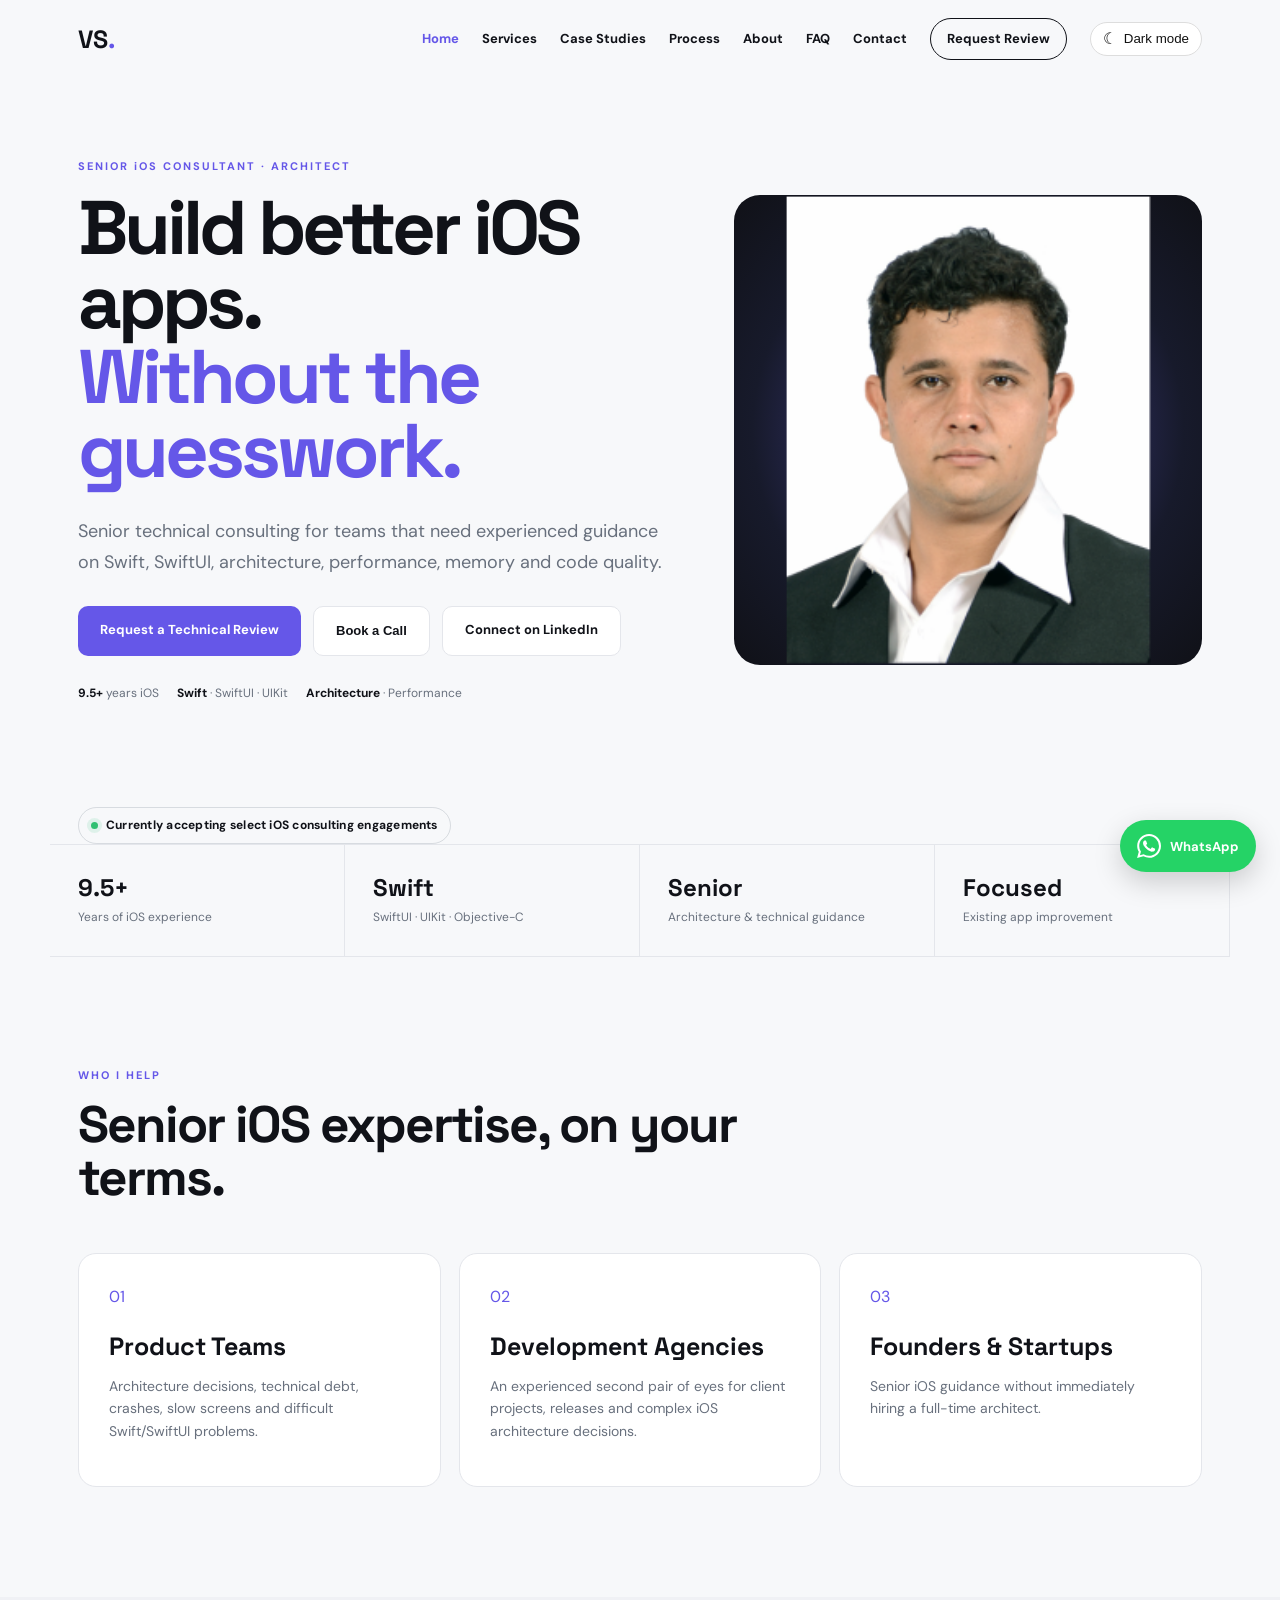
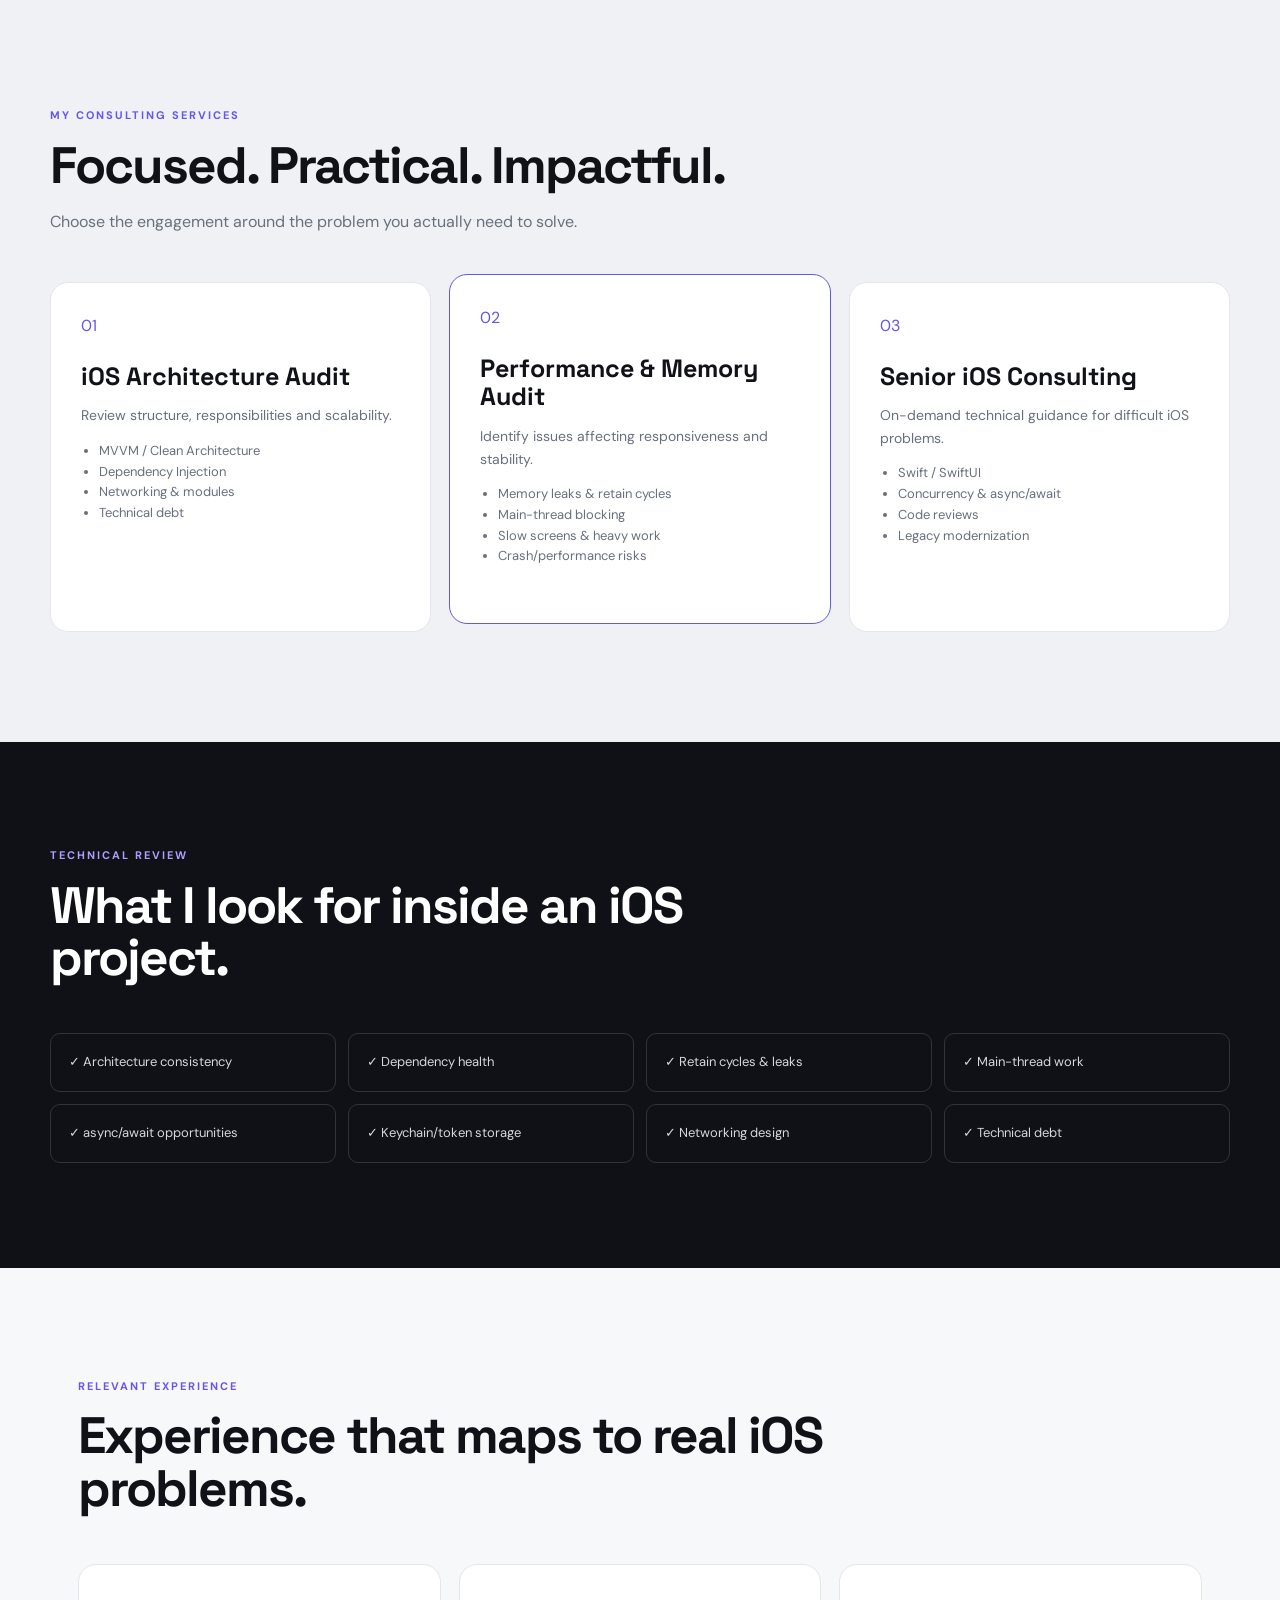
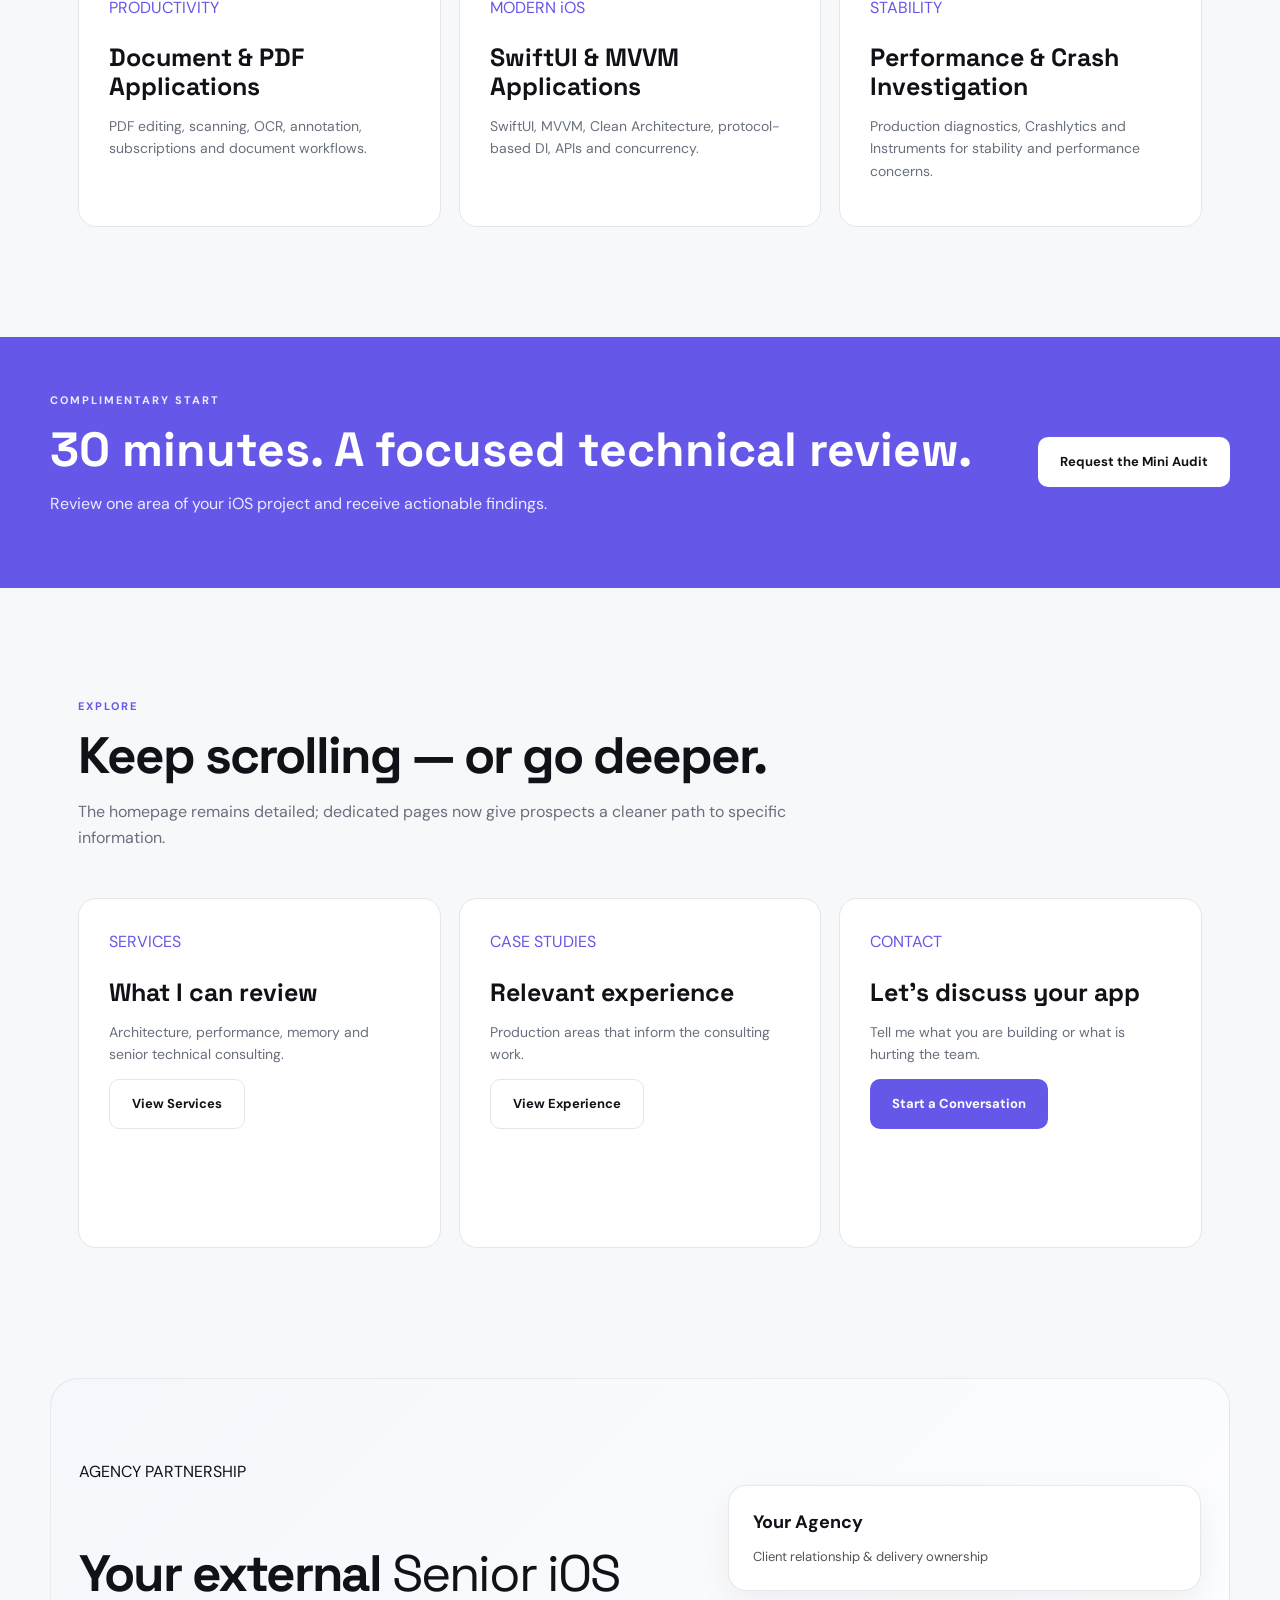
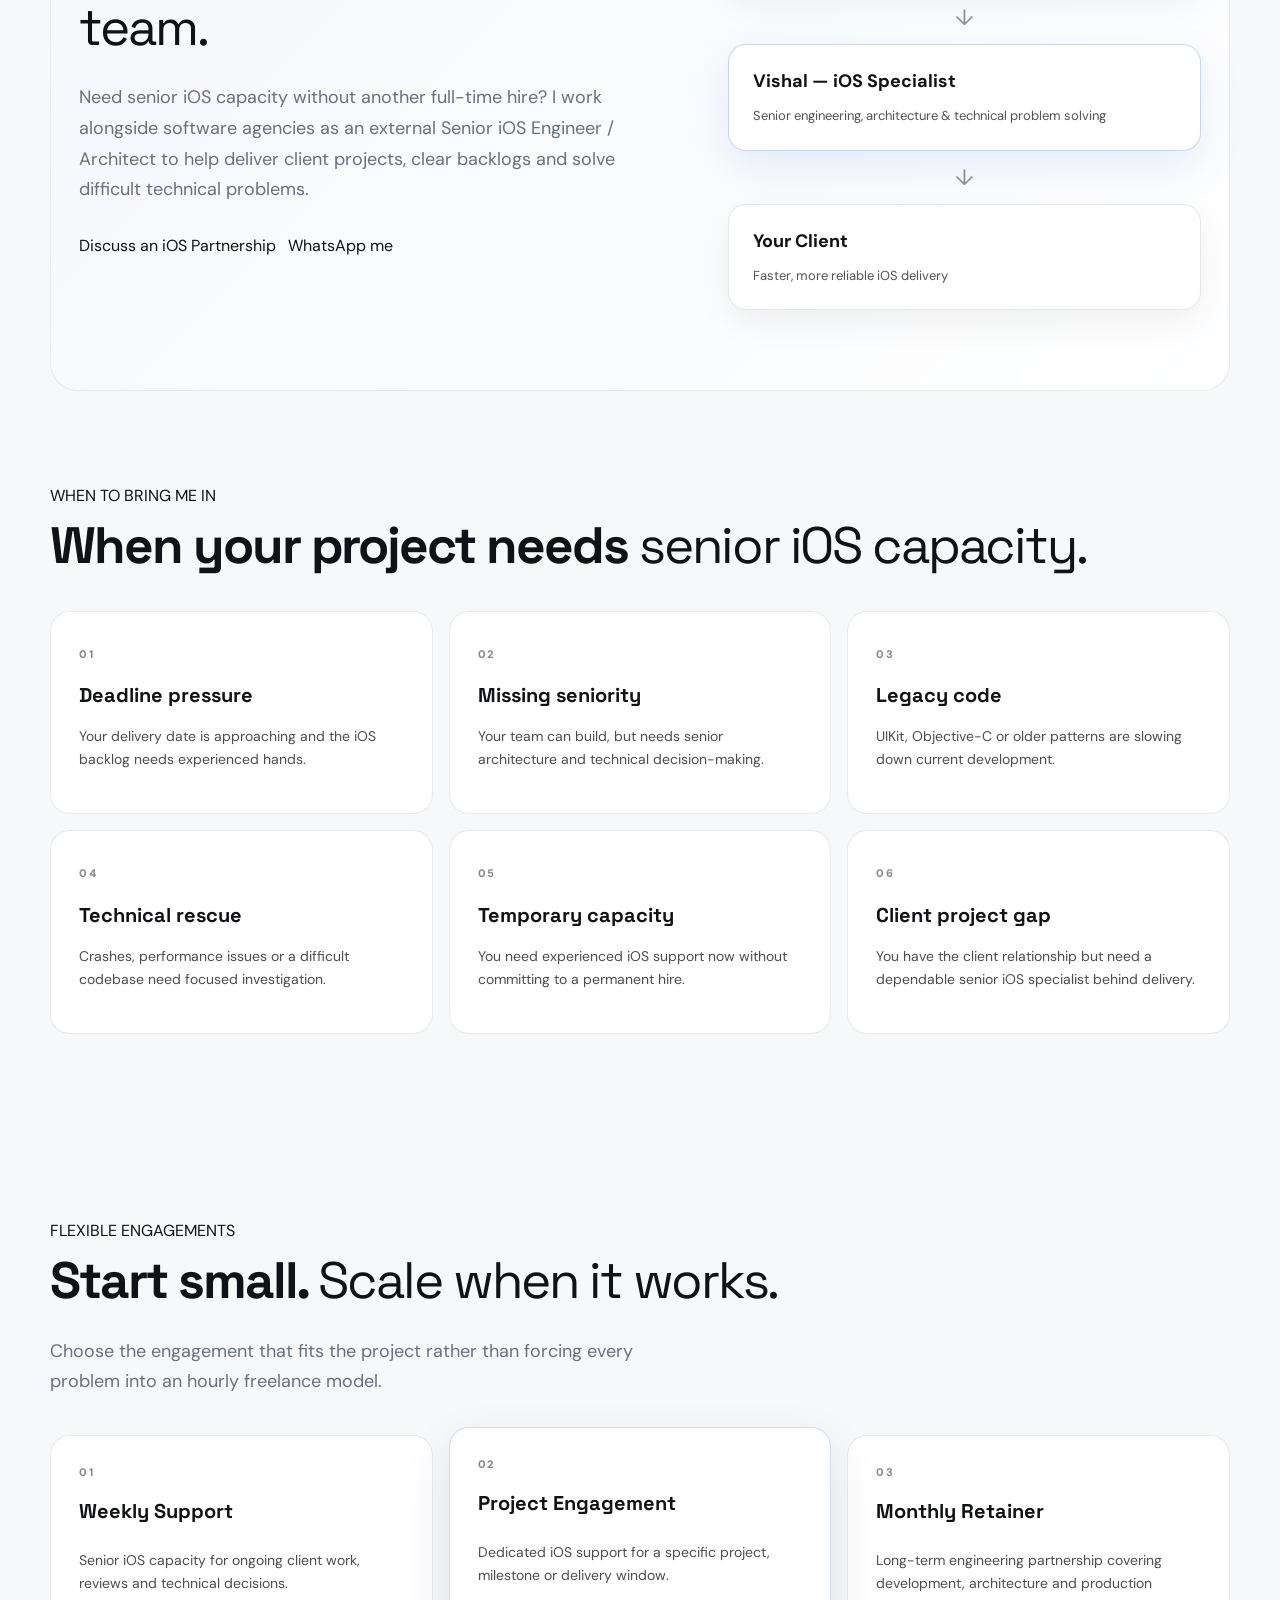
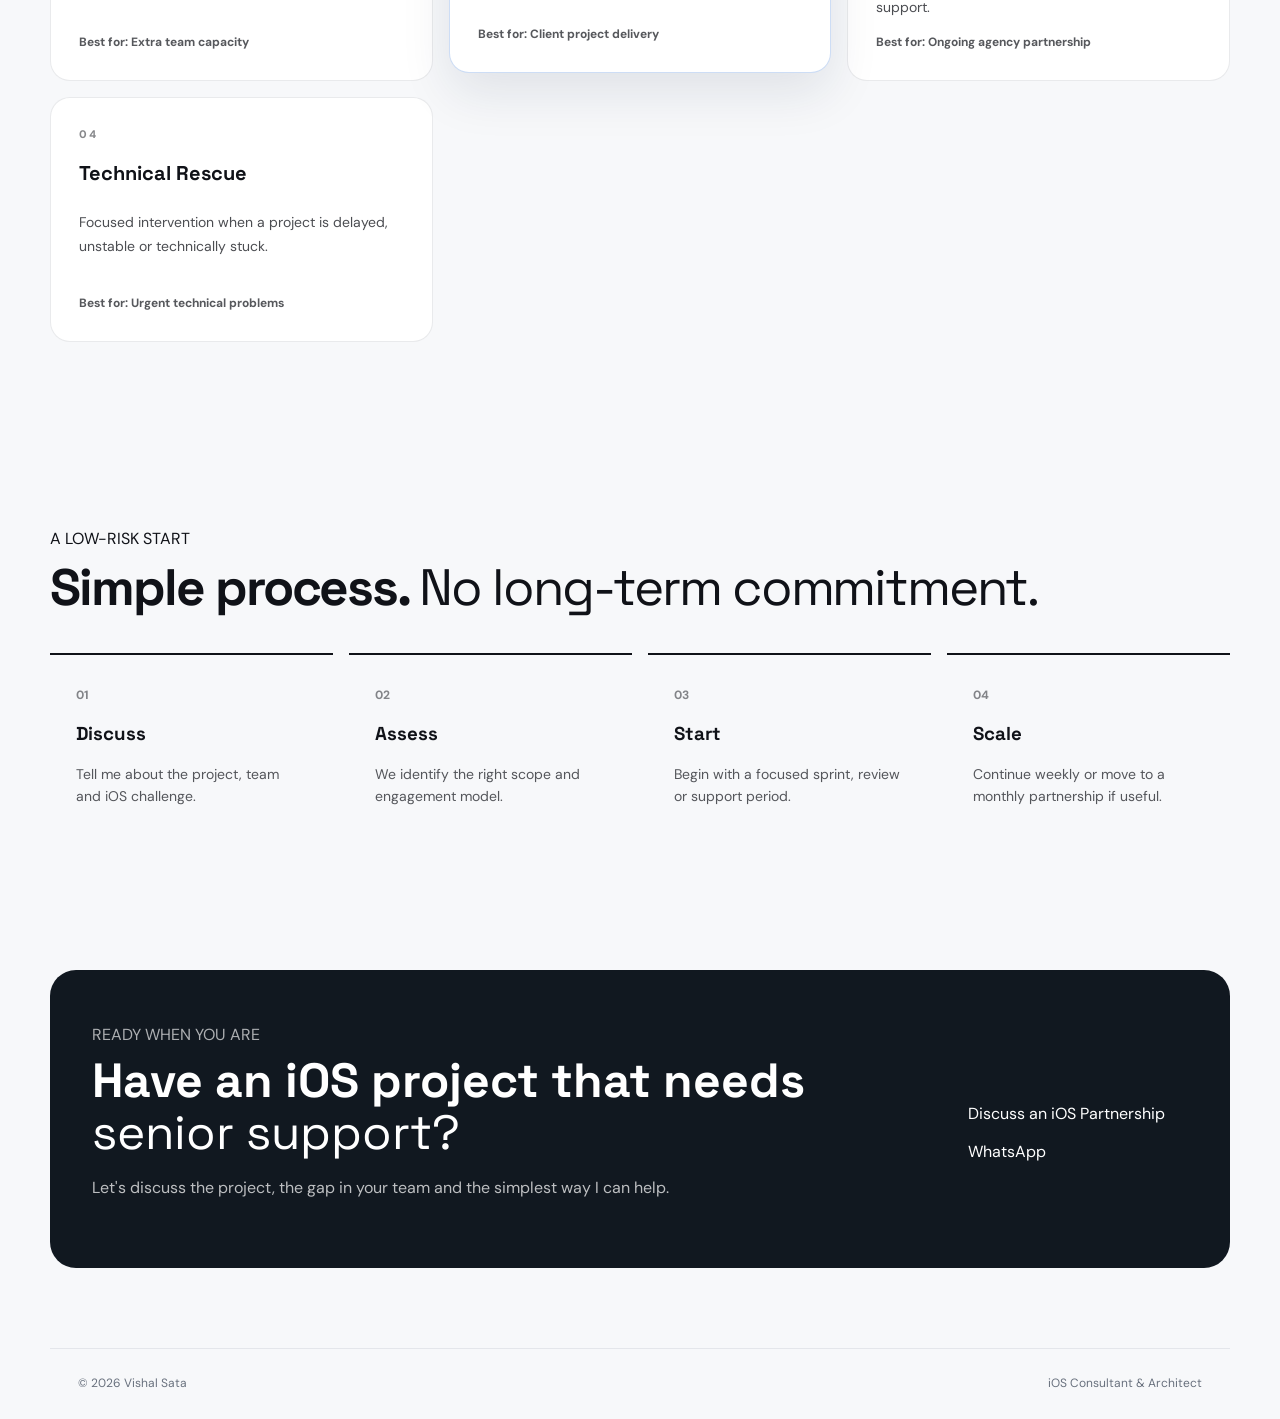
<file: index.html>
<!doctype html><html lang="en"><head><meta charset="utf-8"><meta name="viewport" content="width=device-width,initial-scale=1"><meta name="description" content="Senior iOS consultant and architect with 9.5+ years of experience. Architecture audits, performance & memory audits, and on-demand Swift/SwiftUI consulting for product teams, agencies and startups."><link rel="canonical" href="https://vishalsata1804.github.io/"><meta name="theme-color" content="#101117"><link rel="icon" href="favicon.svg" type="image/svg+xml"><link rel="icon" href="favicon-32.png" sizes="32x32" type="image/png"><link rel="apple-touch-icon" href="apple-touch-icon.png"><meta property="og:type" content="website"><meta property="og:site_name" content="Vishal Sata — iOS Consultant & Architect"><meta property="og:url" content="https://vishalsata1804.github.io/"><meta property="og:title" content="iOS Consultant & Architect | Vishal Sata"><meta property="og:description" content="Senior iOS consultant and architect with 9.5+ years of experience. Architecture audits, performance & memory audits, and on-demand Swift/SwiftUI consulting for product teams, agencies and startups."><meta property="og:image" content="https://vishalsata1804.github.io/assets/portrait.png"><meta name="twitter:card" content="summary_large_image"><meta name="twitter:title" content="iOS Consultant & Architect | Vishal Sata"><meta name="twitter:description" content="Senior iOS consultant and architect with 9.5+ years of experience. Architecture audits, performance & memory audits, and on-demand Swift/SwiftUI consulting for product teams, agencies and startups."><meta name="twitter:image" content="https://vishalsata1804.github.io/assets/portrait.png"><title>iOS Consultant & Architect | Vishal Sata</title><link rel="stylesheet" href="style.css"><script type="text/javascript">
  (function(c,l,a,r,i,t,y){
    c[a]=c[a]||function(){(c[a].q=c[a].q||[]).push(arguments)};
    t=l.createElement(r);t.async=1;t.src="https://www.clarity.ms/tag/"+i;
    y=l.getElementsByTagName(r)[0];y.parentNode.insertBefore(t,y);
  })(window, document, "clarity", "script", "yimhncczw3");
</script><script type="application/ld+json">
{
  "@context": "https://schema.org",
  "@type": "ProfessionalService",
  "name": "Vishal Sata — iOS Consultant & Architect",
  "url": "https://vishalsata1804.github.io/",
  "image": "https://vishalsata1804.github.io/assets/portrait.png",
  "description": "Senior iOS consulting: architecture audits, performance & memory audits, and on-demand Swift/SwiftUI consulting for product teams, agencies and startups.",
  "areaServed": "Worldwide",
  "serviceType": ["iOS Architecture Audit", "Performance & Memory Audit", "Senior iOS Consulting"],
  "founder": {
    "@type": "Person",
    "name": "Vishal Sata",
    "jobTitle": "Senior iOS Consultant & Architect",
    "sameAs": ["https://www.linkedin.com/in/vishalsata-iosdev/"]
  }
}
</script></head><body><header class="nav"><a class="brand" href="index.html">VS<span>.</span></a><nav>
<a class="active" href="index.html">Home</a><a class="" href="services.html">Services</a><a class="" href="case-studies.html">Case Studies</a><a class="" href="process.html">Process</a><a class="" href="about.html">About</a><a class="" href="faq.html">FAQ</a><a class="" href="contact.html">Contact</a><a class="nav-cta" href="contact.html">Request Review</a>
<button class="theme-toggle" type="button" aria-label="Switch to dark mode" aria-pressed="false">
  <span class="theme-toggle-icon" aria-hidden="true">☾</span>
  <span class="theme-toggle-label">Dark mode</span>
</button>

</nav></header><main><section class="hero"><div><p class="eyebrow">SENIOR iOS CONSULTANT · ARCHITECT</p><h1>Build better iOS apps.<br><em>Without the guesswork.</em></h1><p class="lead">Senior technical consulting for teams that need experienced guidance on Swift, SwiftUI, architecture, performance, memory and code quality.</p><div class="actions"><a class="button primary" href="contact.html">Request a Technical Review</a><button class="button ghost" type="button" data-cal-namespace="30min" data-cal-link="vishal-sata-j7v3wm/30min" data-cal-config='{"layout":"month_view"}'>Book a Call</button><a class="button ghost" href="https://www.linkedin.com/in/vishalsata-iosdev/" target="_blank" rel="noopener noreferrer">Connect on LinkedIn</a></div><div class="proof"><span><b>9.5+</b> years iOS</span><span><b>Swift</b> · SwiftUI · UIKit</span><span><b>Architecture</b> · Performance</span></div></div><div class="portrait-wrap"><img class="portrait" src="assets/portrait.png" alt="Vishal Sata"></div></section>

<div class="agency-strip-wrap">
<div class="agency-strip">
  <span class="agency-dot"></span>
  <span>Currently accepting select iOS consulting engagements</span>
</div>
</div>

<section class="metrics"><div><strong>9.5+</strong><span>Years of iOS experience</span></div><div><strong>Swift</strong><span>SwiftUI · UIKit · Objective-C</span></div><div><strong>Senior</strong><span>Architecture & technical guidance</span></div><div><strong>Focused</strong><span>Existing app improvement</span></div></section>
<section class="section"><div class="heading"><p class="eyebrow">WHO I HELP</p><h2>Senior iOS expertise, on your terms.</h2></div><div class="who"><article><span class="num">01</span><h3>Product Teams</h3><p>Architecture decisions, technical debt, crashes, slow screens and difficult Swift/SwiftUI problems.</p></article><article><span class="num">02</span><h3>Development Agencies</h3><p>An experienced second pair of eyes for client projects, releases and complex iOS architecture decisions.</p></article><article><span class="num">03</span><h3>Founders & Startups</h3><p>Senior iOS guidance without immediately hiring a full-time architect.</p></article></div></section>
<section class="section-tint section"><div class="heading"><p class="eyebrow">MY CONSULTING SERVICES</p><h2>Focused. Practical. Impactful.</h2><p>Choose the engagement around the problem you actually need to solve.</p></div><div class="cards"><article class="card"><span class="num">01</span><h3>iOS Architecture Audit</h3><p>Review structure, responsibilities and scalability.</p><ul><li>MVVM / Clean Architecture</li><li>Dependency Injection</li><li>Networking & modules</li><li>Technical debt</li></ul></article><article class="card featured"><span class="num">02</span><h3>Performance & Memory Audit</h3><p>Identify issues affecting responsiveness and stability.</p><ul><li>Memory leaks & retain cycles</li><li>Main-thread blocking</li><li>Slow screens & heavy work</li><li>Crash/performance risks</li></ul></article><article class="card"><span class="num">03</span><h3>Senior iOS Consulting</h3><p>On-demand technical guidance for difficult iOS problems.</p><ul><li>Swift / SwiftUI</li><li>Concurrency & async/await</li><li>Code reviews</li><li>Legacy modernization</li></ul></article></div></section>
<section class="dark"><div class="heading"><p class="eyebrow">TECHNICAL REVIEW</p><h2>What I look for inside an iOS project.</h2></div><div class="check"><div>✓ Architecture consistency</div><div>✓ Dependency health</div><div>✓ Retain cycles & leaks</div><div>✓ Main-thread work</div><div>✓ async/await opportunities</div><div>✓ Keychain/token storage</div><div>✓ Networking design</div><div>✓ Technical debt</div></div></section>
<section class="section"><div class="heading"><p class="eyebrow">RELEVANT EXPERIENCE</p><h2>Experience that maps to real iOS problems.</h2></div><div class="cases"><article class="case"><span class="tag">PRODUCTIVITY</span><h3>Document & PDF Applications</h3><p>PDF editing, scanning, OCR, annotation, subscriptions and document workflows.</p></article><article class="case"><span class="tag">MODERN iOS</span><h3>SwiftUI & MVVM Applications</h3><p>SwiftUI, MVVM, Clean Architecture, protocol-based DI, APIs and concurrency.</p></article><article class="case"><span class="tag">STABILITY</span><h3>Performance & Crash Investigation</h3><p>Production diagnostics, Crashlytics and Instruments for stability and performance concerns.</p></article></div></section>
<section class="callout"><div><p class="eyebrow">COMPLIMENTARY START</p><h2>30 minutes. A focused technical review.</h2><p>Review one area of your iOS project and receive actionable findings.</p></div><a class="button white" href="contact.html">Request the Mini Audit</a></section>
<section class="section"><div class="heading"><p class="eyebrow">EXPLORE</p><h2>Keep scrolling — or go deeper.</h2><p>The homepage remains detailed; dedicated pages now give prospects a cleaner path to specific information.</p></div><div class="cards"><article class="card"><span class="num">SERVICES</span><h3>What I can review</h3><p>Architecture, performance, memory and senior technical consulting.</p><a class="button ghost" href="services.html">View Services</a></article><article class="card"><span class="num">CASE STUDIES</span><h3>Relevant experience</h3><p>Production areas that inform the consulting work.</p><a class="button ghost" href="case-studies.html">View Experience</a></article><article class="card"><span class="num">CONTACT</span><h3>Let's discuss your app</h3><p>Tell me what you are building or what is hurting the team.</p><a class="button primary" href="contact.html">Start a Conversation</a></article></div></section>
<section class="agency-partnership" id="agency-partnership">
  <div class="section-kicker">AGENCY PARTNERSHIP</div>
  <div class="agency-grid">
    <div>
      <h2>Your external <span>Senior iOS team.</span></h2>
      <p class="lead">Need senior iOS capacity without another full-time hire? I work alongside software agencies as an external Senior iOS Engineer / Architect to help deliver client projects, clear backlogs and solve difficult technical problems.</p>
      <div class="agency-cta-row">
        <a class="btn btn-primary" href="contact.html">Discuss an iOS Partnership</a>
        <a class="btn btn-secondary" href="https://wa.me/918306888568?text=Hi%20Vishal%2C%20I%27d%20like%20to%20discuss%20an%20iOS%20agency%20partnership." target="_blank" rel="noopener noreferrer">WhatsApp me</a>
      </div>
    </div>
    <div class="agency-flow">
      <div class="flow-item"><strong>Your Agency</strong><span>Client relationship & delivery ownership</span></div>
      <div class="flow-arrow">↓</div>
      <div class="flow-item highlight"><strong>Vishal — iOS Specialist</strong><span>Senior engineering, architecture & technical problem solving</span></div>
      <div class="flow-arrow">↓</div>
      <div class="flow-item"><strong>Your Client</strong><span>Faster, more reliable iOS delivery</span></div>
    </div>
  </div>
</section>

<section class="bring-me">
  <div class="section-kicker">WHEN TO BRING ME IN</div>
  <h2>When your project needs <span>senior iOS capacity.</span></h2>
  <div class="problem-grid">
    <div class="problem-card"><span>01</span><h3>Deadline pressure</h3><p>Your delivery date is approaching and the iOS backlog needs experienced hands.</p></div>
    <div class="problem-card"><span>02</span><h3>Missing seniority</h3><p>Your team can build, but needs senior architecture and technical decision-making.</p></div>
    <div class="problem-card"><span>03</span><h3>Legacy code</h3><p>UIKit, Objective-C or older patterns are slowing down current development.</p></div>
    <div class="problem-card"><span>04</span><h3>Technical rescue</h3><p>Crashes, performance issues or a difficult codebase need focused investigation.</p></div>
    <div class="problem-card"><span>05</span><h3>Temporary capacity</h3><p>You need experienced iOS support now without committing to a permanent hire.</p></div>
    <div class="problem-card"><span>06</span><h3>Client project gap</h3><p>You have the client relationship but need a dependable senior iOS specialist behind delivery.</p></div>
  </div>
</section>

<section class="engagements">
  <div class="section-kicker">FLEXIBLE ENGAGEMENTS</div>
  <h2>Start small. <span>Scale when it works.</span></h2>
  <p class="lead narrow">Choose the engagement that fits the project rather than forcing every problem into an hourly freelance model.</p>
  <div class="engagement-grid">
    <div class="engagement-card"><div class="engagement-label">01</div><h3>Weekly Support</h3><p>Senior iOS capacity for ongoing client work, reviews and technical decisions.</p><strong>Best for: Extra team capacity</strong></div>
    <div class="engagement-card featured"><div class="engagement-label">02</div><h3>Project Engagement</h3><p>Dedicated iOS support for a specific project, milestone or delivery window.</p><strong>Best for: Client project delivery</strong></div>
    <div class="engagement-card"><div class="engagement-label">03</div><h3>Monthly Retainer</h3><p>Long-term engineering partnership covering development, architecture and production support.</p><strong>Best for: Ongoing agency partnership</strong></div>
    <div class="engagement-card"><div class="engagement-label">04</div><h3>Technical Rescue</h3><p>Focused intervention when a project is delayed, unstable or technically stuck.</p><strong>Best for: Urgent technical problems</strong></div>
  </div>
</section>

<section class="partner-process">
  <div class="section-kicker">A LOW-RISK START</div>
  <h2>Simple process. <span>No long-term commitment.</span></h2>
  <div class="partner-steps">
    <div><b>01</b><h3>Discuss</h3><p>Tell me about the project, team and iOS challenge.</p></div>
    <div><b>02</b><h3>Assess</h3><p>We identify the right scope and engagement model.</p></div>
    <div><b>03</b><h3>Start</h3><p>Begin with a focused sprint, review or support period.</p></div>
    <div><b>04</b><h3>Scale</h3><p>Continue weekly or move to a monthly partnership if useful.</p></div>
  </div>
</section>

<section class="final-consulting-cta">
  <div>
    <div class="section-kicker">READY WHEN YOU ARE</div>
    <h2>Have an iOS project that needs <span>senior support?</span></h2>
    <p>Let's discuss the project, the gap in your team and the simplest way I can help.</p>
  </div>
  <div class="final-cta-actions">
    <a class="btn btn-primary" href="contact.html">Discuss an iOS Partnership</a>
    <a class="btn btn-secondary" href="https://wa.me/918306888568?text=Hi%20Vishal%2C%20I%27d%20like%20to%20discuss%20an%20iOS%20consulting%20requirement." target="_blank" rel="noopener noreferrer">WhatsApp</a>
  </div>
</section>

</main><footer><span>© 2026 Vishal Sata</span><span>iOS Consultant & Architect</span></footer>
<a class="whatsapp-float" href="https://wa.me/918306888568?text=Hi%20Vishal%2C%20I%27d%20like%20to%20discuss%20an%20iOS%20consulting%20requirement." target="_blank" rel="noopener noreferrer" aria-label="Contact Vishal on WhatsApp">
  <svg viewBox="0 0 24 24" aria-hidden="true">
    <path d="M20.52 3.48A11.84 11.84 0 0 0 12.08 0C5.53 0 .2 5.33.2 11.89c0 2.1.55 4.15 1.6 5.96L.1 24l6.3-1.65a11.86 11.86 0 0 0 5.68 1.44h.01c6.55 0 11.89-5.33 11.89-11.89 0-3.18-1.24-6.17-3.46-8.42ZM12.09 21.76h-.01a9.86 9.86 0 0 1-5.03-1.38l-.36-.21-3.74.98 1-3.64-.23-.37a9.86 9.86 0 0 1-1.51-5.25C2.21 6.45 6.64 2.02 12.09 2.02c2.64 0 5.12 1.03 6.98 2.89a9.83 9.83 0 0 1 2.9 6.99c0 5.45-4.43 9.86-9.88 9.86Zm5.41-7.39c-.3-.15-1.76-.87-2.03-.97-.27-.1-.47-.15-.67.15-.2.3-.77.97-.94 1.17-.17.2-.35.22-.65.07-.3-.15-1.25-.46-2.38-1.47-.88-.79-1.48-1.76-1.65-2.06-.17-.3-.02-.46.13-.61.13-.13.3-.35.45-.52.15-.17.2-.3.3-.5.1-.2.05-.37-.02-.52-.07-.15-.67-1.62-.92-2.22-.24-.58-.49-.5-.67-.51h-.57c-.2 0-.52.07-.8.37-.27.3-1.04 1.02-1.04 2.49s1.07 2.89 1.22 3.09c.15.2 2.1 3.2 5.09 4.49.71.31 1.26.49 1.69.63.71.23 1.36.2 1.87.12.57-.08 1.76-.72 2.01-1.42.25-.7.25-1.3.17-1.42-.07-.12-.27-.2-.57-.35Z"/>
  </svg>
  <span>WhatsApp</span>
</a>


<script type="text/javascript">
  (function (C, A, L) {
    let p = function (a, ar) { a.q.push(ar); };
    let d = C.document;
    C.Cal = C.Cal || function () {
      let cal = C.Cal;
      let ar = arguments;
      if (!cal.loaded) {
        cal.ns = {};
        cal.q = cal.q || [];
        d.head.appendChild(d.createElement("script")).src = A;
        cal.loaded = true;
      }
      if (ar[0] === L) {
        const api = function () { p(api, arguments); };
        const namespace = ar[1];
        api.q = api.q || [];
        if (typeof namespace === "string") {
          cal.ns[namespace] = cal.ns[namespace] || api;
          p(cal.ns[namespace], ar);
          p(cal, ["initNamespace", namespace]);
        } else p(cal, ar);
        return;
      }
      p(cal, ar);
    };
  })(window, "https://app.cal.com/embed/embed.js", "init");
  Cal("init", "30min", { origin: "https://cal.com" });
  Cal.ns["30min"]("ui", { hideEventTypeDetails: false, layout: "month_view" });
</script>

<script>
(function () {
  const root = document.documentElement;
  const key = "vishal-theme";
  const saved = localStorage.getItem(key);
  const prefersDark = window.matchMedia && window.matchMedia("(prefers-color-scheme: dark)").matches;
  if (saved === "dark" || (!saved && prefersDark)) root.classList.add("dark-mode");

  document.addEventListener("DOMContentLoaded", function () {
    const button = document.querySelector(".theme-toggle");
    if (!button) return;
    const icon = button.querySelector(".theme-toggle-icon");
    const label = button.querySelector(".theme-toggle-label");

    function update() {
      const dark = root.classList.contains("dark-mode");
      button.setAttribute("aria-pressed", String(dark));
      button.setAttribute("aria-label", dark ? "Switch to light mode" : "Switch to dark mode");
      if (icon) icon.textContent = dark ? "☀" : "☾";
      if (label) label.textContent = dark ? "Light mode" : "Dark mode";
    }

    update();
    button.addEventListener("click", function () {
      const dark = root.classList.toggle("dark-mode");
      localStorage.setItem(key, dark ? "dark" : "light");
      update();
    });
  });
})();
</script>

</body></html>
</file>
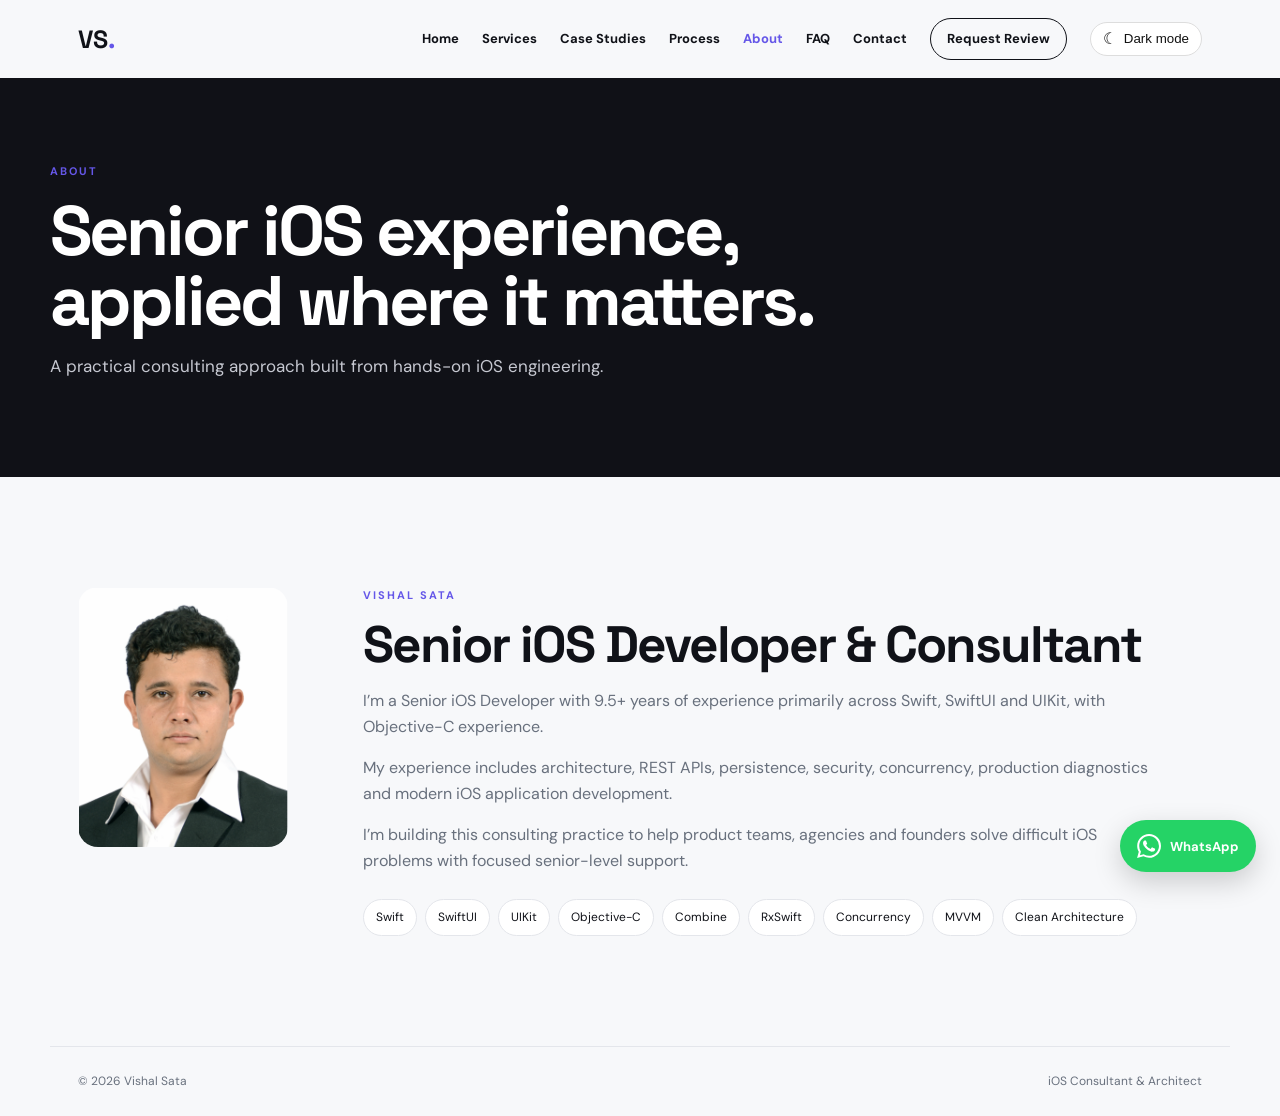
<file: about.html>
<!doctype html><html lang="en"><head><meta charset="utf-8"><meta name="viewport" content="width=device-width,initial-scale=1"><meta name="description" content="About Vishal Sata, a senior iOS consultant and architect with 9.5+ years of Swift, SwiftUI and UIKit experience."><link rel="canonical" href="https://vishalsata1804.github.io/about.html"><meta name="theme-color" content="#101117"><link rel="icon" href="favicon.svg" type="image/svg+xml"><link rel="icon" href="favicon-32.png" sizes="32x32" type="image/png"><link rel="apple-touch-icon" href="apple-touch-icon.png"><meta property="og:type" content="website"><meta property="og:site_name" content="Vishal Sata — iOS Consultant & Architect"><meta property="og:url" content="https://vishalsata1804.github.io/about.html"><meta property="og:title" content="About | Vishal Sata"><meta property="og:description" content="About Vishal Sata, a senior iOS consultant and architect with 9.5+ years of Swift, SwiftUI and UIKit experience."><meta property="og:image" content="https://vishalsata1804.github.io/assets/portrait.png"><meta name="twitter:card" content="summary_large_image"><meta name="twitter:title" content="About | Vishal Sata"><meta name="twitter:description" content="About Vishal Sata, a senior iOS consultant and architect with 9.5+ years of Swift, SwiftUI and UIKit experience."><meta name="twitter:image" content="https://vishalsata1804.github.io/assets/portrait.png"><title>About | Vishal Sata</title><link rel="stylesheet" href="style.css"><script type="text/javascript">
  (function(c,l,a,r,i,t,y){
    c[a]=c[a]||function(){(c[a].q=c[a].q||[]).push(arguments)};
    t=l.createElement(r);t.async=1;t.src="https://www.clarity.ms/tag/"+i;
    y=l.getElementsByTagName(r)[0];y.parentNode.insertBefore(t,y);
  })(window, document, "clarity", "script", "yimhncczw3");
</script></head><body><header class="nav"><a class="brand" href="index.html">VS<span>.</span></a><nav>
<a class="" href="index.html">Home</a><a class="" href="services.html">Services</a><a class="" href="case-studies.html">Case Studies</a><a class="" href="process.html">Process</a><a class="active" href="about.html">About</a><a class="" href="faq.html">FAQ</a><a class="" href="contact.html">Contact</a><a class="nav-cta" href="contact.html">Request Review</a>
<button class="theme-toggle" type="button" aria-label="Switch to dark mode" aria-pressed="false">
  <span class="theme-toggle-icon" aria-hidden="true">☾</span>
  <span class="theme-toggle-label">Dark mode</span>
</button>

</nav></header><section class="page-hero"><p class="eyebrow">ABOUT</p><h1>Senior iOS experience, applied where it matters.</h1><p>A practical consulting approach built from hands-on iOS engineering.</p></section><section class="section about"><img class="about-photo" src="assets/portrait.png" alt="Vishal Sata"><div><p class="eyebrow">VISHAL SATA</p><h2>Senior iOS Developer & Consultant</h2><p>I’m a Senior iOS Developer with 9.5+ years of experience primarily across Swift, SwiftUI and UIKit, with Objective-C experience.</p><p>My experience includes architecture, REST APIs, persistence, security, concurrency, production diagnostics and modern iOS application development.</p><p>I’m building this consulting practice to help product teams, agencies and founders solve difficult iOS problems with focused senior-level support.</p><div class="chips"><span>Swift</span><span>SwiftUI</span><span>UIKit</span><span>Objective-C</span><span>Combine</span><span>RxSwift</span><span>Concurrency</span><span>MVVM</span><span>Clean Architecture</span></div></div></section><footer><span>© 2026 Vishal Sata</span><span>iOS Consultant & Architect</span></footer>
<a class="whatsapp-float" href="https://wa.me/918306888568?text=Hi%20Vishal%2C%20I%27d%20like%20to%20discuss%20an%20iOS%20consulting%20requirement." target="_blank" rel="noopener noreferrer" aria-label="Contact Vishal on WhatsApp">
  <svg viewBox="0 0 24 24" aria-hidden="true">
    <path d="M20.52 3.48A11.84 11.84 0 0 0 12.08 0C5.53 0 .2 5.33.2 11.89c0 2.1.55 4.15 1.6 5.96L.1 24l6.3-1.65a11.86 11.86 0 0 0 5.68 1.44h.01c6.55 0 11.89-5.33 11.89-11.89 0-3.18-1.24-6.17-3.46-8.42ZM12.09 21.76h-.01a9.86 9.86 0 0 1-5.03-1.38l-.36-.21-3.74.98 1-3.64-.23-.37a9.86 9.86 0 0 1-1.51-5.25C2.21 6.45 6.64 2.02 12.09 2.02c2.64 0 5.12 1.03 6.98 2.89a9.83 9.83 0 0 1 2.9 6.99c0 5.45-4.43 9.86-9.88 9.86Zm5.41-7.39c-.3-.15-1.76-.87-2.03-.97-.27-.1-.47-.15-.67.15-.2.3-.77.97-.94 1.17-.17.2-.35.22-.65.07-.3-.15-1.25-.46-2.38-1.47-.88-.79-1.48-1.76-1.65-2.06-.17-.3-.02-.46.13-.61.13-.13.3-.35.45-.52.15-.17.2-.3.3-.5.1-.2.05-.37-.02-.52-.07-.15-.67-1.62-.92-2.22-.24-.58-.49-.5-.67-.51h-.57c-.2 0-.52.07-.8.37-.27.3-1.04 1.02-1.04 2.49s1.07 2.89 1.22 3.09c.15.2 2.1 3.2 5.09 4.49.71.31 1.26.49 1.69.63.71.23 1.36.2 1.87.12.57-.08 1.76-.72 2.01-1.42.25-.7.25-1.3.17-1.42-.07-.12-.27-.2-.57-.35Z"/>
  </svg>
  <span>WhatsApp</span>
</a>


<script>
(function () {
  const root = document.documentElement;
  const key = "vishal-theme";
  const saved = localStorage.getItem(key);
  const prefersDark = window.matchMedia && window.matchMedia("(prefers-color-scheme: dark)").matches;
  if (saved === "dark" || (!saved && prefersDark)) root.classList.add("dark-mode");

  document.addEventListener("DOMContentLoaded", function () {
    const button = document.querySelector(".theme-toggle");
    if (!button) return;
    const icon = button.querySelector(".theme-toggle-icon");
    const label = button.querySelector(".theme-toggle-label");

    function update() {
      const dark = root.classList.contains("dark-mode");
      button.setAttribute("aria-pressed", String(dark));
      button.setAttribute("aria-label", dark ? "Switch to light mode" : "Switch to dark mode");
      if (icon) icon.textContent = dark ? "☀" : "☾";
      if (label) label.textContent = dark ? "Light mode" : "Dark mode";
    }

    update();
    button.addEventListener("click", function () {
      const dark = root.classList.toggle("dark-mode");
      localStorage.setItem(key, dark ? "dark" : "light");
      update();
    });
  });
})();
</script>

</body></html>
</file>
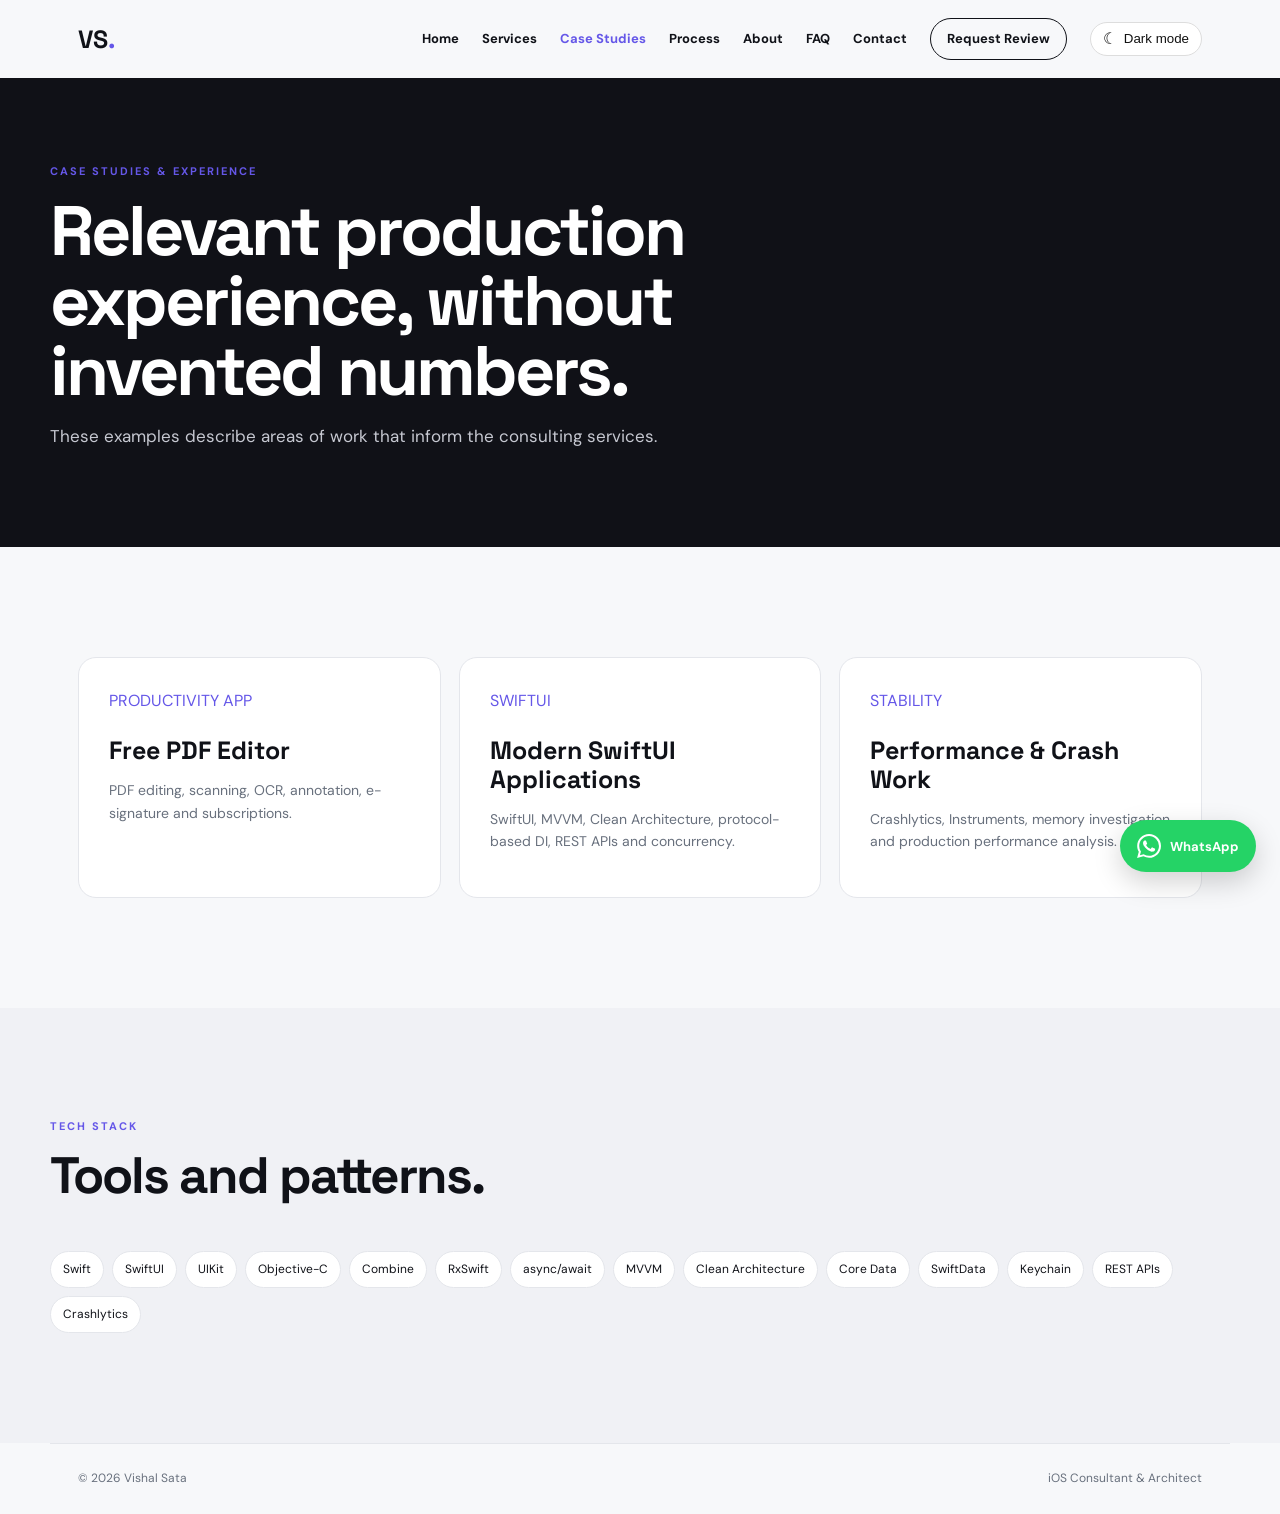
<file: case-studies.html>
<!doctype html><html lang="en"><head><meta charset="utf-8"><meta name="viewport" content="width=device-width,initial-scale=1"><meta name="description" content="Relevant iOS engineering experience: document & PDF applications, SwiftUI/MVVM apps, and production performance & crash investigation."><link rel="canonical" href="https://vishalsata1804.github.io/case-studies.html"><meta name="theme-color" content="#101117"><link rel="icon" href="favicon.svg" type="image/svg+xml"><link rel="icon" href="favicon-32.png" sizes="32x32" type="image/png"><link rel="apple-touch-icon" href="apple-touch-icon.png"><meta property="og:type" content="website"><meta property="og:site_name" content="Vishal Sata — iOS Consultant & Architect"><meta property="og:url" content="https://vishalsata1804.github.io/case-studies.html"><meta property="og:title" content="Case Studies | Vishal Sata"><meta property="og:description" content="Relevant iOS engineering experience: document & PDF applications, SwiftUI/MVVM apps, and production performance & crash investigation."><meta property="og:image" content="https://vishalsata1804.github.io/assets/portrait.png"><meta name="twitter:card" content="summary_large_image"><meta name="twitter:title" content="Case Studies | Vishal Sata"><meta name="twitter:description" content="Relevant iOS engineering experience: document & PDF applications, SwiftUI/MVVM apps, and production performance & crash investigation."><meta name="twitter:image" content="https://vishalsata1804.github.io/assets/portrait.png"><title>Case Studies | Vishal Sata</title><link rel="stylesheet" href="style.css"><script type="text/javascript">
  (function(c,l,a,r,i,t,y){
    c[a]=c[a]||function(){(c[a].q=c[a].q||[]).push(arguments)};
    t=l.createElement(r);t.async=1;t.src="https://www.clarity.ms/tag/"+i;
    y=l.getElementsByTagName(r)[0];y.parentNode.insertBefore(t,y);
  })(window, document, "clarity", "script", "yimhncczw3");
</script></head><body><header class="nav"><a class="brand" href="index.html">VS<span>.</span></a><nav>
<a class="" href="index.html">Home</a><a class="" href="services.html">Services</a><a class="active" href="case-studies.html">Case Studies</a><a class="" href="process.html">Process</a><a class="" href="about.html">About</a><a class="" href="faq.html">FAQ</a><a class="" href="contact.html">Contact</a><a class="nav-cta" href="contact.html">Request Review</a>
<button class="theme-toggle" type="button" aria-label="Switch to dark mode" aria-pressed="false">
  <span class="theme-toggle-icon" aria-hidden="true">☾</span>
  <span class="theme-toggle-label">Dark mode</span>
</button>

</nav></header><section class="page-hero"><p class="eyebrow">CASE STUDIES & EXPERIENCE</p><h1>Relevant production experience, without invented numbers.</h1><p>These examples describe areas of work that inform the consulting services.</p></section><section class="section"><div class="cases"><article class="case"><span class="tag">PRODUCTIVITY APP</span><h3>Free PDF Editor</h3><p>PDF editing, scanning, OCR, annotation, e-signature and subscriptions.</p></article><article class="case"><span class="tag">SWIFTUI</span><h3>Modern SwiftUI Applications</h3><p>SwiftUI, MVVM, Clean Architecture, protocol-based DI, REST APIs and concurrency.</p></article><article class="case"><span class="tag">STABILITY</span><h3>Performance & Crash Work</h3><p>Crashlytics, Instruments, memory investigation and production performance analysis.</p></article></div></section><section class="section-tint section"><div class="heading"><p class="eyebrow">TECH STACK</p><h2>Tools and patterns.</h2></div><div class="chips"><span>Swift</span><span>SwiftUI</span><span>UIKit</span><span>Objective-C</span><span>Combine</span><span>RxSwift</span><span>async/await</span><span>MVVM</span><span>Clean Architecture</span><span>Core Data</span><span>SwiftData</span><span>Keychain</span><span>REST APIs</span><span>Crashlytics</span></div></section><footer><span>© 2026 Vishal Sata</span><span>iOS Consultant & Architect</span></footer>
<a class="whatsapp-float" href="https://wa.me/918306888568?text=Hi%20Vishal%2C%20I%27d%20like%20to%20discuss%20an%20iOS%20consulting%20requirement." target="_blank" rel="noopener noreferrer" aria-label="Contact Vishal on WhatsApp">
  <svg viewBox="0 0 24 24" aria-hidden="true">
    <path d="M20.52 3.48A11.84 11.84 0 0 0 12.08 0C5.53 0 .2 5.33.2 11.89c0 2.1.55 4.15 1.6 5.96L.1 24l6.3-1.65a11.86 11.86 0 0 0 5.68 1.44h.01c6.55 0 11.89-5.33 11.89-11.89 0-3.18-1.24-6.17-3.46-8.42ZM12.09 21.76h-.01a9.86 9.86 0 0 1-5.03-1.38l-.36-.21-3.74.98 1-3.64-.23-.37a9.86 9.86 0 0 1-1.51-5.25C2.21 6.45 6.64 2.02 12.09 2.02c2.64 0 5.12 1.03 6.98 2.89a9.83 9.83 0 0 1 2.9 6.99c0 5.45-4.43 9.86-9.88 9.86Zm5.41-7.39c-.3-.15-1.76-.87-2.03-.97-.27-.1-.47-.15-.67.15-.2.3-.77.97-.94 1.17-.17.2-.35.22-.65.07-.3-.15-1.25-.46-2.38-1.47-.88-.79-1.48-1.76-1.65-2.06-.17-.3-.02-.46.13-.61.13-.13.3-.35.45-.52.15-.17.2-.3.3-.5.1-.2.05-.37-.02-.52-.07-.15-.67-1.62-.92-2.22-.24-.58-.49-.5-.67-.51h-.57c-.2 0-.52.07-.8.37-.27.3-1.04 1.02-1.04 2.49s1.07 2.89 1.22 3.09c.15.2 2.1 3.2 5.09 4.49.71.31 1.26.49 1.69.63.71.23 1.36.2 1.87.12.57-.08 1.76-.72 2.01-1.42.25-.7.25-1.3.17-1.42-.07-.12-.27-.2-.57-.35Z"/>
  </svg>
  <span>WhatsApp</span>
</a>


<script>
(function () {
  const root = document.documentElement;
  const key = "vishal-theme";
  const saved = localStorage.getItem(key);
  const prefersDark = window.matchMedia && window.matchMedia("(prefers-color-scheme: dark)").matches;
  if (saved === "dark" || (!saved && prefersDark)) root.classList.add("dark-mode");

  document.addEventListener("DOMContentLoaded", function () {
    const button = document.querySelector(".theme-toggle");
    if (!button) return;
    const icon = button.querySelector(".theme-toggle-icon");
    const label = button.querySelector(".theme-toggle-label");

    function update() {
      const dark = root.classList.contains("dark-mode");
      button.setAttribute("aria-pressed", String(dark));
      button.setAttribute("aria-label", dark ? "Switch to light mode" : "Switch to dark mode");
      if (icon) icon.textContent = dark ? "☀" : "☾";
      if (label) label.textContent = dark ? "Light mode" : "Dark mode";
    }

    update();
    button.addEventListener("click", function () {
      const dark = root.classList.toggle("dark-mode");
      localStorage.setItem(key, dark ? "dark" : "light");
      update();
    });
  });
})();
</script>

</body></html>
</file>
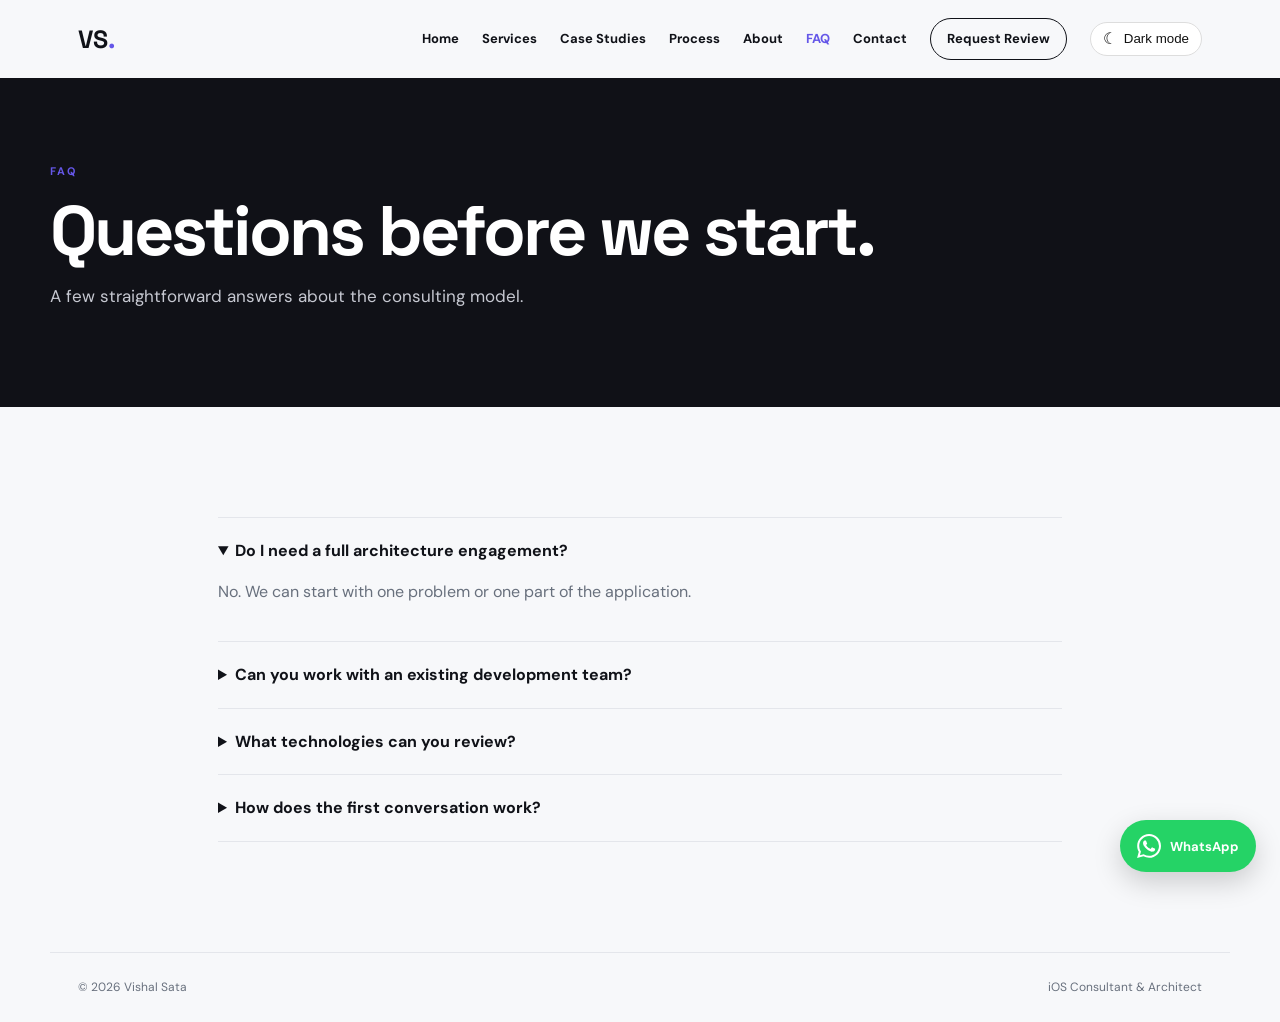
<file: faq.html>
<!doctype html><html lang="en"><head><meta charset="utf-8"><meta name="viewport" content="width=device-width,initial-scale=1"><meta name="description" content="Frequently asked questions about senior iOS consulting engagements with Vishal Sata."><link rel="canonical" href="https://vishalsata1804.github.io/faq.html"><meta name="theme-color" content="#101117"><link rel="icon" href="favicon.svg" type="image/svg+xml"><link rel="icon" href="favicon-32.png" sizes="32x32" type="image/png"><link rel="apple-touch-icon" href="apple-touch-icon.png"><meta property="og:type" content="website"><meta property="og:site_name" content="Vishal Sata — iOS Consultant & Architect"><meta property="og:url" content="https://vishalsata1804.github.io/faq.html"><meta property="og:title" content="FAQ | Vishal Sata"><meta property="og:description" content="Frequently asked questions about senior iOS consulting engagements with Vishal Sata."><meta property="og:image" content="https://vishalsata1804.github.io/assets/portrait.png"><meta name="twitter:card" content="summary_large_image"><meta name="twitter:title" content="FAQ | Vishal Sata"><meta name="twitter:description" content="Frequently asked questions about senior iOS consulting engagements with Vishal Sata."><meta name="twitter:image" content="https://vishalsata1804.github.io/assets/portrait.png"><title>FAQ | Vishal Sata</title><link rel="stylesheet" href="style.css"><script type="text/javascript">
  (function(c,l,a,r,i,t,y){
    c[a]=c[a]||function(){(c[a].q=c[a].q||[]).push(arguments)};
    t=l.createElement(r);t.async=1;t.src="https://www.clarity.ms/tag/"+i;
    y=l.getElementsByTagName(r)[0];y.parentNode.insertBefore(t,y);
  })(window, document, "clarity", "script", "yimhncczw3");
</script></head><body><header class="nav"><a class="brand" href="index.html">VS<span>.</span></a><nav>
<a class="" href="index.html">Home</a><a class="" href="services.html">Services</a><a class="" href="case-studies.html">Case Studies</a><a class="" href="process.html">Process</a><a class="" href="about.html">About</a><a class="active" href="faq.html">FAQ</a><a class="" href="contact.html">Contact</a><a class="nav-cta" href="contact.html">Request Review</a>
<button class="theme-toggle" type="button" aria-label="Switch to dark mode" aria-pressed="false">
  <span class="theme-toggle-icon" aria-hidden="true">☾</span>
  <span class="theme-toggle-label">Dark mode</span>
</button>

</nav></header><section class="page-hero"><p class="eyebrow">FAQ</p><h1>Questions before we start.</h1><p>A few straightforward answers about the consulting model.</p></section><section class="section faq"><details open><summary>Do I need a full architecture engagement?</summary><p>No. We can start with one problem or one part of the application.</p></details><details><summary>Can you work with an existing development team?</summary><p>Yes. The service complements an existing team with senior iOS review and technical guidance.</p></details><details><summary>What technologies can you review?</summary><p>Swift, SwiftUI, UIKit, Objective-C, Combine, concurrency, networking and MVVM/Clean Architecture.</p></details><details><summary>How does the first conversation work?</summary><p>We identify the problem, choose a focused area and decide whether deeper work makes sense.</p></details></section><footer><span>© 2026 Vishal Sata</span><span>iOS Consultant & Architect</span></footer>
<a class="whatsapp-float" href="https://wa.me/918306888568?text=Hi%20Vishal%2C%20I%27d%20like%20to%20discuss%20an%20iOS%20consulting%20requirement." target="_blank" rel="noopener noreferrer" aria-label="Contact Vishal on WhatsApp">
  <svg viewBox="0 0 24 24" aria-hidden="true">
    <path d="M20.52 3.48A11.84 11.84 0 0 0 12.08 0C5.53 0 .2 5.33.2 11.89c0 2.1.55 4.15 1.6 5.96L.1 24l6.3-1.65a11.86 11.86 0 0 0 5.68 1.44h.01c6.55 0 11.89-5.33 11.89-11.89 0-3.18-1.24-6.17-3.46-8.42ZM12.09 21.76h-.01a9.86 9.86 0 0 1-5.03-1.38l-.36-.21-3.74.98 1-3.64-.23-.37a9.86 9.86 0 0 1-1.51-5.25C2.21 6.45 6.64 2.02 12.09 2.02c2.64 0 5.12 1.03 6.98 2.89a9.83 9.83 0 0 1 2.9 6.99c0 5.45-4.43 9.86-9.88 9.86Zm5.41-7.39c-.3-.15-1.76-.87-2.03-.97-.27-.1-.47-.15-.67.15-.2.3-.77.97-.94 1.17-.17.2-.35.22-.65.07-.3-.15-1.25-.46-2.38-1.47-.88-.79-1.48-1.76-1.65-2.06-.17-.3-.02-.46.13-.61.13-.13.3-.35.45-.52.15-.17.2-.3.3-.5.1-.2.05-.37-.02-.52-.07-.15-.67-1.62-.92-2.22-.24-.58-.49-.5-.67-.51h-.57c-.2 0-.52.07-.8.37-.27.3-1.04 1.02-1.04 2.49s1.07 2.89 1.22 3.09c.15.2 2.1 3.2 5.09 4.49.71.31 1.26.49 1.69.63.71.23 1.36.2 1.87.12.57-.08 1.76-.72 2.01-1.42.25-.7.25-1.3.17-1.42-.07-.12-.27-.2-.57-.35Z"/>
  </svg>
  <span>WhatsApp</span>
</a>


<script>
(function () {
  const root = document.documentElement;
  const key = "vishal-theme";
  const saved = localStorage.getItem(key);
  const prefersDark = window.matchMedia && window.matchMedia("(prefers-color-scheme: dark)").matches;
  if (saved === "dark" || (!saved && prefersDark)) root.classList.add("dark-mode");

  document.addEventListener("DOMContentLoaded", function () {
    const button = document.querySelector(".theme-toggle");
    if (!button) return;
    const icon = button.querySelector(".theme-toggle-icon");
    const label = button.querySelector(".theme-toggle-label");

    function update() {
      const dark = root.classList.contains("dark-mode");
      button.setAttribute("aria-pressed", String(dark));
      button.setAttribute("aria-label", dark ? "Switch to light mode" : "Switch to dark mode");
      if (icon) icon.textContent = dark ? "☀" : "☾";
      if (label) label.textContent = dark ? "Light mode" : "Dark mode";
    }

    update();
    button.addEventListener("click", function () {
      const dark = root.classList.toggle("dark-mode");
      localStorage.setItem(key, dark ? "dark" : "light");
      update();
    });
  });
})();
</script>

</body></html>
</file>
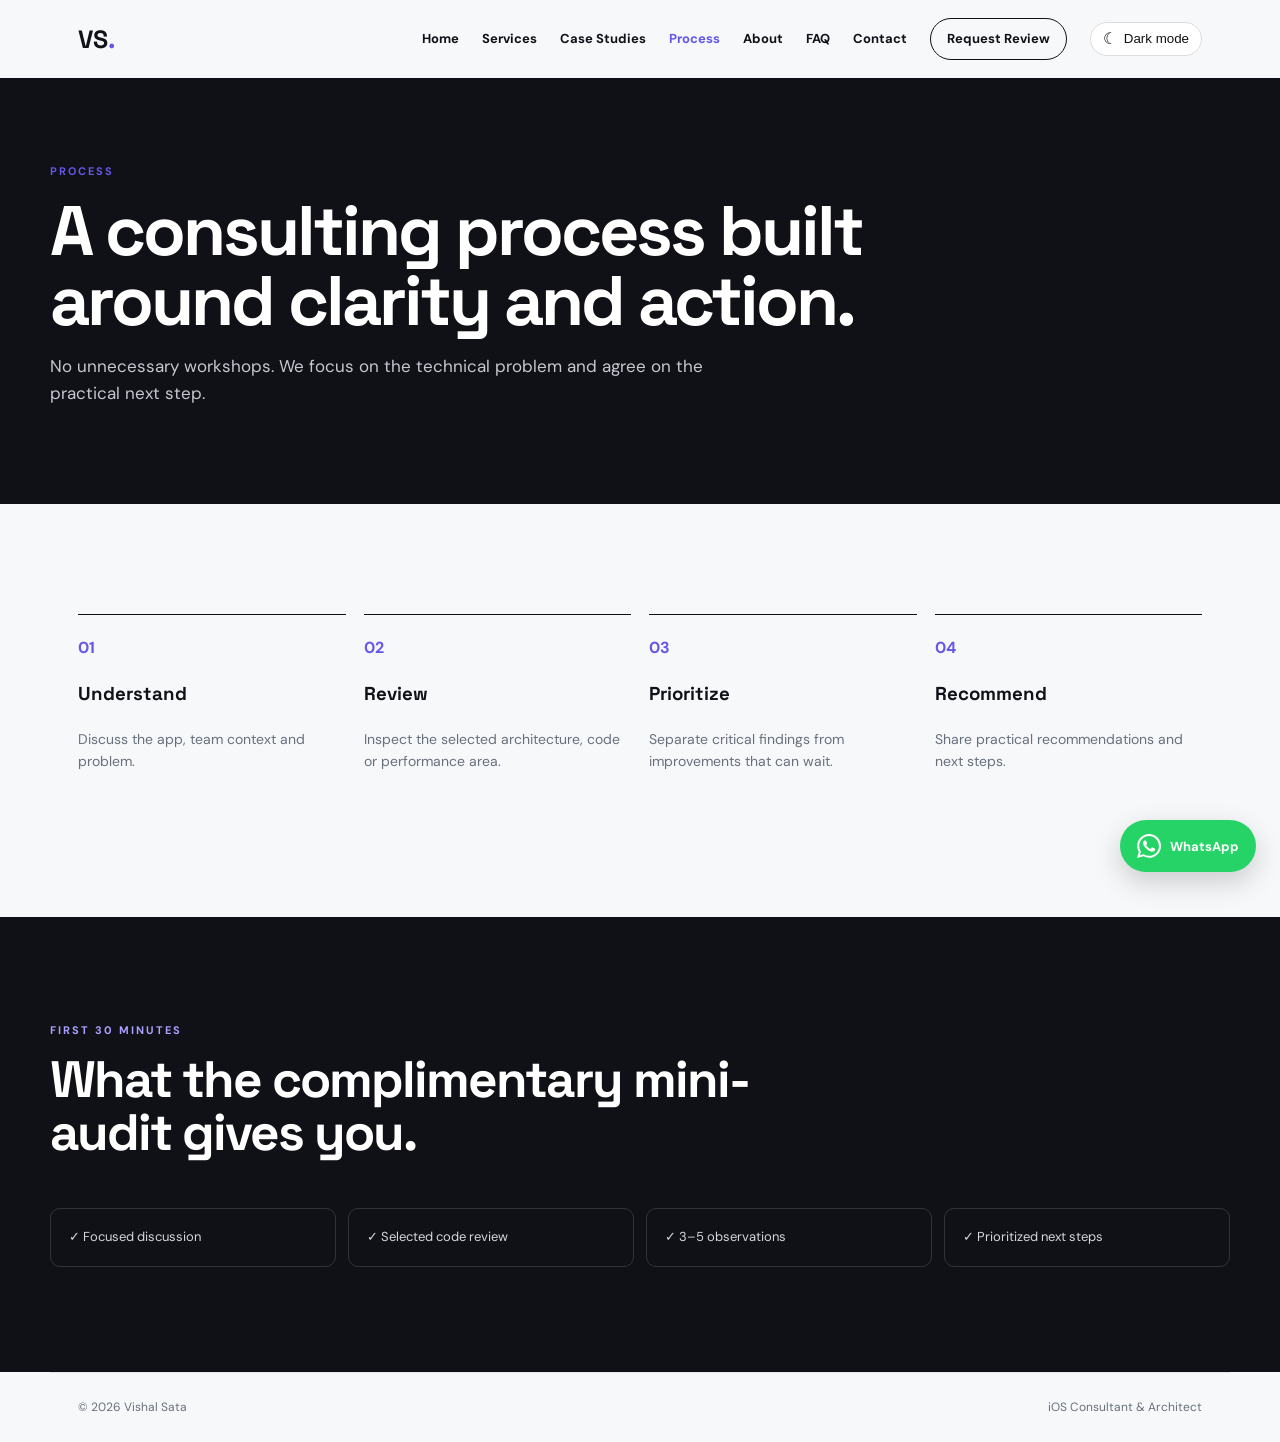
<file: process.html>
<!doctype html><html lang="en"><head><meta charset="utf-8"><meta name="viewport" content="width=device-width,initial-scale=1"><meta name="description" content="A simple, low-risk process for working with Vishal Sata on senior iOS consulting: discuss, assess, start and scale."><link rel="canonical" href="https://vishalsata1804.github.io/process.html"><meta name="theme-color" content="#101117"><link rel="icon" href="favicon.svg" type="image/svg+xml"><link rel="icon" href="favicon-32.png" sizes="32x32" type="image/png"><link rel="apple-touch-icon" href="apple-touch-icon.png"><meta property="og:type" content="website"><meta property="og:site_name" content="Vishal Sata — iOS Consultant & Architect"><meta property="og:url" content="https://vishalsata1804.github.io/process.html"><meta property="og:title" content="Process | Vishal Sata"><meta property="og:description" content="A simple, low-risk process for working with Vishal Sata on senior iOS consulting: discuss, assess, start and scale."><meta property="og:image" content="https://vishalsata1804.github.io/assets/portrait.png"><meta name="twitter:card" content="summary_large_image"><meta name="twitter:title" content="Process | Vishal Sata"><meta name="twitter:description" content="A simple, low-risk process for working with Vishal Sata on senior iOS consulting: discuss, assess, start and scale."><meta name="twitter:image" content="https://vishalsata1804.github.io/assets/portrait.png"><title>Process | Vishal Sata</title><link rel="stylesheet" href="style.css"><script type="text/javascript">
  (function(c,l,a,r,i,t,y){
    c[a]=c[a]||function(){(c[a].q=c[a].q||[]).push(arguments)};
    t=l.createElement(r);t.async=1;t.src="https://www.clarity.ms/tag/"+i;
    y=l.getElementsByTagName(r)[0];y.parentNode.insertBefore(t,y);
  })(window, document, "clarity", "script", "yimhncczw3");
</script></head><body><header class="nav"><a class="brand" href="index.html">VS<span>.</span></a><nav>
<a class="" href="index.html">Home</a><a class="" href="services.html">Services</a><a class="" href="case-studies.html">Case Studies</a><a class="active" href="process.html">Process</a><a class="" href="about.html">About</a><a class="" href="faq.html">FAQ</a><a class="" href="contact.html">Contact</a><a class="nav-cta" href="contact.html">Request Review</a>
<button class="theme-toggle" type="button" aria-label="Switch to dark mode" aria-pressed="false">
  <span class="theme-toggle-icon" aria-hidden="true">☾</span>
  <span class="theme-toggle-label">Dark mode</span>
</button>

</nav></header><section class="page-hero"><p class="eyebrow">PROCESS</p><h1>A consulting process built around clarity and action.</h1><p>No unnecessary workshops. We focus on the technical problem and agree on the practical next step.</p></section><section class="section"><div class="steps"><div class="step"><b>01</b><h3>Understand</h3><p>Discuss the app, team context and problem.</p></div><div class="step"><b>02</b><h3>Review</h3><p>Inspect the selected architecture, code or performance area.</p></div><div class="step"><b>03</b><h3>Prioritize</h3><p>Separate critical findings from improvements that can wait.</p></div><div class="step"><b>04</b><h3>Recommend</h3><p>Share practical recommendations and next steps.</p></div></div></section><section class="dark"><div class="heading"><p class="eyebrow">FIRST 30 MINUTES</p><h2>What the complimentary mini-audit gives you.</h2></div><div class="check"><div>✓ Focused discussion</div><div>✓ Selected code review</div><div>✓ 3–5 observations</div><div>✓ Prioritized next steps</div></div></section><footer><span>© 2026 Vishal Sata</span><span>iOS Consultant & Architect</span></footer>
<a class="whatsapp-float" href="https://wa.me/918306888568?text=Hi%20Vishal%2C%20I%27d%20like%20to%20discuss%20an%20iOS%20consulting%20requirement." target="_blank" rel="noopener noreferrer" aria-label="Contact Vishal on WhatsApp">
  <svg viewBox="0 0 24 24" aria-hidden="true">
    <path d="M20.52 3.48A11.84 11.84 0 0 0 12.08 0C5.53 0 .2 5.33.2 11.89c0 2.1.55 4.15 1.6 5.96L.1 24l6.3-1.65a11.86 11.86 0 0 0 5.68 1.44h.01c6.55 0 11.89-5.33 11.89-11.89 0-3.18-1.24-6.17-3.46-8.42ZM12.09 21.76h-.01a9.86 9.86 0 0 1-5.03-1.38l-.36-.21-3.74.98 1-3.64-.23-.37a9.86 9.86 0 0 1-1.51-5.25C2.21 6.45 6.64 2.02 12.09 2.02c2.64 0 5.12 1.03 6.98 2.89a9.83 9.83 0 0 1 2.9 6.99c0 5.45-4.43 9.86-9.88 9.86Zm5.41-7.39c-.3-.15-1.76-.87-2.03-.97-.27-.1-.47-.15-.67.15-.2.3-.77.97-.94 1.17-.17.2-.35.22-.65.07-.3-.15-1.25-.46-2.38-1.47-.88-.79-1.48-1.76-1.65-2.06-.17-.3-.02-.46.13-.61.13-.13.3-.35.45-.52.15-.17.2-.3.3-.5.1-.2.05-.37-.02-.52-.07-.15-.67-1.62-.92-2.22-.24-.58-.49-.5-.67-.51h-.57c-.2 0-.52.07-.8.37-.27.3-1.04 1.02-1.04 2.49s1.07 2.89 1.22 3.09c.15.2 2.1 3.2 5.09 4.49.71.31 1.26.49 1.69.63.71.23 1.36.2 1.87.12.57-.08 1.76-.72 2.01-1.42.25-.7.25-1.3.17-1.42-.07-.12-.27-.2-.57-.35Z"/>
  </svg>
  <span>WhatsApp</span>
</a>


<script>
(function () {
  const root = document.documentElement;
  const key = "vishal-theme";
  const saved = localStorage.getItem(key);
  const prefersDark = window.matchMedia && window.matchMedia("(prefers-color-scheme: dark)").matches;
  if (saved === "dark" || (!saved && prefersDark)) root.classList.add("dark-mode");

  document.addEventListener("DOMContentLoaded", function () {
    const button = document.querySelector(".theme-toggle");
    if (!button) return;
    const icon = button.querySelector(".theme-toggle-icon");
    const label = button.querySelector(".theme-toggle-label");

    function update() {
      const dark = root.classList.contains("dark-mode");
      button.setAttribute("aria-pressed", String(dark));
      button.setAttribute("aria-label", dark ? "Switch to light mode" : "Switch to dark mode");
      if (icon) icon.textContent = dark ? "☀" : "☾";
      if (label) label.textContent = dark ? "Light mode" : "Dark mode";
    }

    update();
    button.addEventListener("click", function () {
      const dark = root.classList.toggle("dark-mode");
      localStorage.setItem(key, dark ? "dark" : "light");
      update();
    });
  });
})();
</script>

</body></html>
</file>
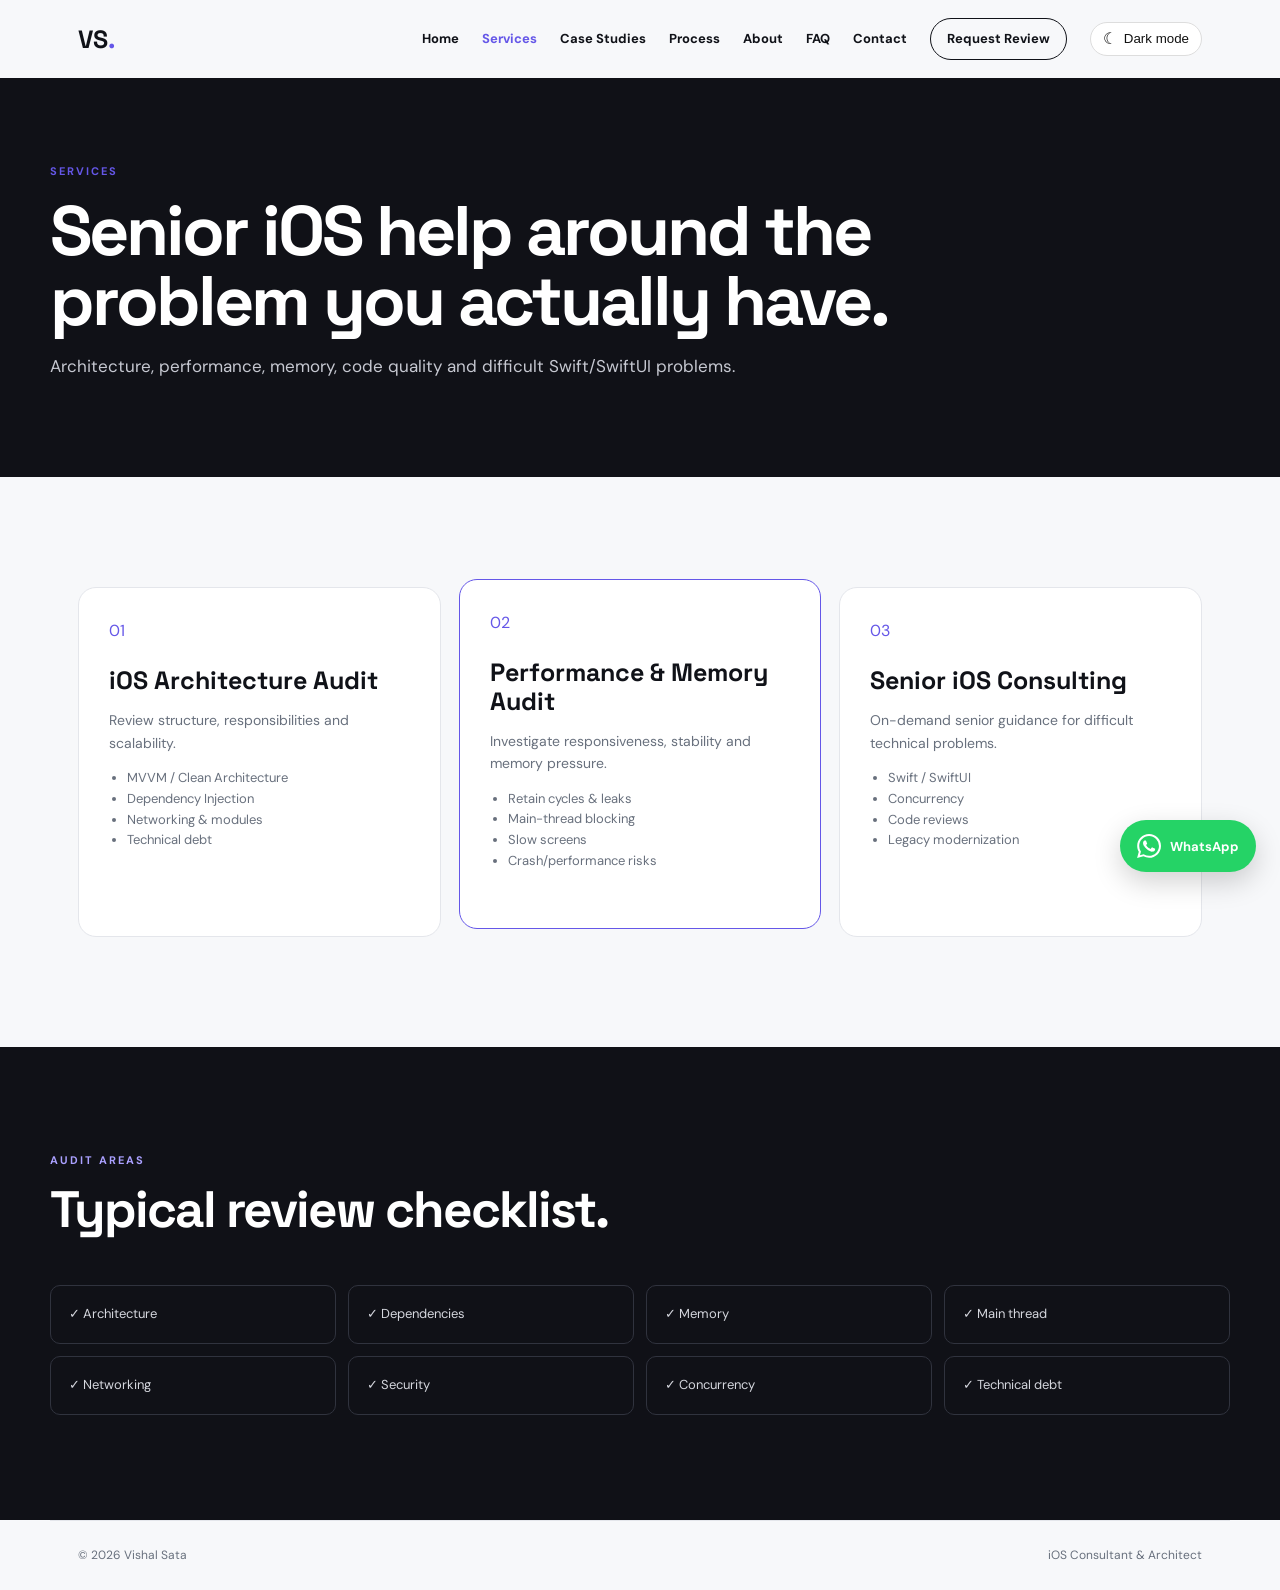
<file: services.html>
<!doctype html><html lang="en"><head><meta charset="utf-8"><meta name="viewport" content="width=device-width,initial-scale=1"><meta name="description" content="iOS consulting services: architecture audits, performance & memory audits, and senior on-demand Swift, SwiftUI and UIKit consulting."><link rel="canonical" href="https://vishalsata1804.github.io/services.html"><meta name="theme-color" content="#101117"><link rel="icon" href="favicon.svg" type="image/svg+xml"><link rel="icon" href="favicon-32.png" sizes="32x32" type="image/png"><link rel="apple-touch-icon" href="apple-touch-icon.png"><meta property="og:type" content="website"><meta property="og:site_name" content="Vishal Sata — iOS Consultant & Architect"><meta property="og:url" content="https://vishalsata1804.github.io/services.html"><meta property="og:title" content="Services | Vishal Sata"><meta property="og:description" content="iOS consulting services: architecture audits, performance & memory audits, and senior on-demand Swift, SwiftUI and UIKit consulting."><meta property="og:image" content="https://vishalsata1804.github.io/assets/portrait.png"><meta name="twitter:card" content="summary_large_image"><meta name="twitter:title" content="Services | Vishal Sata"><meta name="twitter:description" content="iOS consulting services: architecture audits, performance & memory audits, and senior on-demand Swift, SwiftUI and UIKit consulting."><meta name="twitter:image" content="https://vishalsata1804.github.io/assets/portrait.png"><title>Services | Vishal Sata</title><link rel="stylesheet" href="style.css"><script type="text/javascript">
  (function(c,l,a,r,i,t,y){
    c[a]=c[a]||function(){(c[a].q=c[a].q||[]).push(arguments)};
    t=l.createElement(r);t.async=1;t.src="https://www.clarity.ms/tag/"+i;
    y=l.getElementsByTagName(r)[0];y.parentNode.insertBefore(t,y);
  })(window, document, "clarity", "script", "yimhncczw3");
</script></head><body><header class="nav"><a class="brand" href="index.html">VS<span>.</span></a><nav>
<a class="" href="index.html">Home</a><a class="active" href="services.html">Services</a><a class="" href="case-studies.html">Case Studies</a><a class="" href="process.html">Process</a><a class="" href="about.html">About</a><a class="" href="faq.html">FAQ</a><a class="" href="contact.html">Contact</a><a class="nav-cta" href="contact.html">Request Review</a>
<button class="theme-toggle" type="button" aria-label="Switch to dark mode" aria-pressed="false">
  <span class="theme-toggle-icon" aria-hidden="true">☾</span>
  <span class="theme-toggle-label">Dark mode</span>
</button>

</nav></header><section class="page-hero"><p class="eyebrow">SERVICES</p><h1>Senior iOS help around the problem you actually have.</h1><p>Architecture, performance, memory, code quality and difficult Swift/SwiftUI problems.</p></section><section class="section"><div class="cards"><article class="card"><span class="num">01</span><h3>iOS Architecture Audit</h3><p>Review structure, responsibilities and scalability.</p><ul><li>MVVM / Clean Architecture</li><li>Dependency Injection</li><li>Networking & modules</li><li>Technical debt</li></ul></article><article class="card featured"><span class="num">02</span><h3>Performance & Memory Audit</h3><p>Investigate responsiveness, stability and memory pressure.</p><ul><li>Retain cycles & leaks</li><li>Main-thread blocking</li><li>Slow screens</li><li>Crash/performance risks</li></ul></article><article class="card"><span class="num">03</span><h3>Senior iOS Consulting</h3><p>On-demand senior guidance for difficult technical problems.</p><ul><li>Swift / SwiftUI</li><li>Concurrency</li><li>Code reviews</li><li>Legacy modernization</li></ul></article></div></section><section class="dark"><div class="heading"><p class="eyebrow">AUDIT AREAS</p><h2>Typical review checklist.</h2></div><div class="check"><div>✓ Architecture</div><div>✓ Dependencies</div><div>✓ Memory</div><div>✓ Main thread</div><div>✓ Networking</div><div>✓ Security</div><div>✓ Concurrency</div><div>✓ Technical debt</div></div></section><footer><span>© 2026 Vishal Sata</span><span>iOS Consultant & Architect</span></footer>
<a class="whatsapp-float" href="https://wa.me/918306888568?text=Hi%20Vishal%2C%20I%27d%20like%20to%20discuss%20an%20iOS%20consulting%20requirement." target="_blank" rel="noopener noreferrer" aria-label="Contact Vishal on WhatsApp">
  <svg viewBox="0 0 24 24" aria-hidden="true">
    <path d="M20.52 3.48A11.84 11.84 0 0 0 12.08 0C5.53 0 .2 5.33.2 11.89c0 2.1.55 4.15 1.6 5.96L.1 24l6.3-1.65a11.86 11.86 0 0 0 5.68 1.44h.01c6.55 0 11.89-5.33 11.89-11.89 0-3.18-1.24-6.17-3.46-8.42ZM12.09 21.76h-.01a9.86 9.86 0 0 1-5.03-1.38l-.36-.21-3.74.98 1-3.64-.23-.37a9.86 9.86 0 0 1-1.51-5.25C2.21 6.45 6.64 2.02 12.09 2.02c2.64 0 5.12 1.03 6.98 2.89a9.83 9.83 0 0 1 2.9 6.99c0 5.45-4.43 9.86-9.88 9.86Zm5.41-7.39c-.3-.15-1.76-.87-2.03-.97-.27-.1-.47-.15-.67.15-.2.3-.77.97-.94 1.17-.17.2-.35.22-.65.07-.3-.15-1.25-.46-2.38-1.47-.88-.79-1.48-1.76-1.65-2.06-.17-.3-.02-.46.13-.61.13-.13.3-.35.45-.52.15-.17.2-.3.3-.5.1-.2.05-.37-.02-.52-.07-.15-.67-1.62-.92-2.22-.24-.58-.49-.5-.67-.51h-.57c-.2 0-.52.07-.8.37-.27.3-1.04 1.02-1.04 2.49s1.07 2.89 1.22 3.09c.15.2 2.1 3.2 5.09 4.49.71.31 1.26.49 1.69.63.71.23 1.36.2 1.87.12.57-.08 1.76-.72 2.01-1.42.25-.7.25-1.3.17-1.42-.07-.12-.27-.2-.57-.35Z"/>
  </svg>
  <span>WhatsApp</span>
</a>


<script>
(function () {
  const root = document.documentElement;
  const key = "vishal-theme";
  const saved = localStorage.getItem(key);
  const prefersDark = window.matchMedia && window.matchMedia("(prefers-color-scheme: dark)").matches;
  if (saved === "dark" || (!saved && prefersDark)) root.classList.add("dark-mode");

  document.addEventListener("DOMContentLoaded", function () {
    const button = document.querySelector(".theme-toggle");
    if (!button) return;
    const icon = button.querySelector(".theme-toggle-icon");
    const label = button.querySelector(".theme-toggle-label");

    function update() {
      const dark = root.classList.contains("dark-mode");
      button.setAttribute("aria-pressed", String(dark));
      button.setAttribute("aria-label", dark ? "Switch to light mode" : "Switch to dark mode");
      if (icon) icon.textContent = dark ? "☀" : "☾";
      if (label) label.textContent = dark ? "Light mode" : "Dark mode";
    }

    update();
    button.addEventListener("click", function () {
      const dark = root.classList.toggle("dark-mode");
      localStorage.setItem(key, dark ? "dark" : "light");
      update();
    });
  });
})();
</script>

</body></html>
</file>
<file: style.css>
@import url('https://fonts.googleapis.com/css2?family=DM+Sans:wght@400;500;600;700&family=Space+Grotesk:wght@500;600;700&display=swap');
:root{--ink:#101218;--muted:#68707d;--line:#e4e6eb;--paper:#f7f8fa;--white:#fff;--accent:#6557e8;--dark:#101117;--max:1180px}*{box-sizing:border-box}html{scroll-behavior:smooth}body{margin:0;background:var(--paper);color:var(--ink);font-family:'DM Sans',sans-serif;line-height:1.6}a{text-decoration:none;color:inherit}.nav{height:78px;max-width:var(--max);padding:0 28px;margin:auto;display:flex;align-items:center;justify-content:space-between}.brand{font:700 25px 'Space Grotesk'}.brand span,.eyebrow,.num,.tag{color:var(--accent)}nav{display:flex;gap:23px;align-items:center;font-size:13px;font-weight:700}nav a:hover,nav .active{color:var(--accent)}.nav-cta{border:1px solid var(--ink);border-radius:999px;padding:10px 16px}.hero{max-width:var(--max);min-height:650px;margin:auto;padding:80px 28px 90px;display:grid;grid-template-columns:1.12fr .88fr;gap:60px;align-items:center}.eyebrow{margin:0 0 15px;font-size:11px;font-weight:700;letter-spacing:2px}.hero h1,.heading h2,h1,h2,h3{font-family:'Space Grotesk'}.hero h1{margin:0;font-size:clamp(48px,6vw,76px);line-height:.98;letter-spacing:-4px}.hero h1 em{font-style:normal;color:var(--accent)}.lead{max-width:650px;margin:28px 0;color:var(--muted);font-size:18px}.actions{display:flex;gap:12px;flex-wrap:wrap}.button{display:inline-flex;align-items:center;justify-content:center;min-height:50px;padding:0 22px;border-radius:10px;border:0;font-weight:700;font-size:13px;cursor:pointer}.primary{background:var(--accent);color:white}.ghost{background:white;border:1px solid var(--line);color:var(--ink)}.proof{display:flex;gap:18px;flex-wrap:wrap;margin-top:28px;color:var(--muted);font-size:12px}.proof b{color:var(--ink)}.portrait-wrap{height:470px;border-radius:26px;overflow:hidden;background:radial-gradient(circle,#4d48a5,#171a2b 65%,#101117);display:flex;align-items:end;justify-content:center}.portrait{width:100%;height:100%;object-fit:contain;object-position:center bottom}.metrics{max-width:var(--max);margin:auto;border-block:1px solid var(--line);display:grid;grid-template-columns:repeat(4,1fr)}.metrics div{padding:27px 28px;border-right:1px solid var(--line)}.metrics strong{display:block;font:700 24px 'Space Grotesk'}.metrics span{font-size:12px;color:var(--muted)}.section{max-width:var(--max);margin:auto;padding:110px 28px}.section-tint{max-width:none;background:#f0f1f5;padding-inline:max(28px,calc((100% - var(--max))/2))}.heading{max-width:760px;margin-bottom:48px}.heading h2,.about h2{margin:0;font-size:clamp(36px,4vw,54px);line-height:1.03;letter-spacing:-2px}.heading>p:last-child{color:var(--muted)}.who,.cards,.cases,.steps{display:grid;grid-template-columns:repeat(3,1fr);gap:18px}.who article,.card,.case{background:white;border:1px solid var(--line);border-radius:18px;padding:30px}.card{min-height:350px}.card.featured{border:1.5px solid var(--accent);transform:translateY(-8px)}.card h3,.who h3,.case h3{font-size:25px;line-height:1.15;margin:23px 0 10px}.card p,.who p,.case p,.step p{font-size:14px;color:var(--muted)}.card ul,.case ul{padding-left:18px;color:var(--muted);font-size:13px}.dark{background:var(--dark);color:white;padding:105px max(28px,calc((100% - var(--max))/2))}.dark .eyebrow{color:#aaa0ff}.check{display:grid;grid-template-columns:repeat(4,1fr);gap:12px}.check div{padding:18px;border:1px solid #30333e;border-radius:10px;color:#d5d7de;font-size:13px}.callout{background:var(--accent);color:white;padding:55px max(28px,calc((100% - var(--max))/2));display:flex;justify-content:space-between;align-items:center;gap:35px}.callout h2{margin:0;font-size:clamp(34px,4vw,48px);line-height:1.05}.callout p{max-width:720px;color:#eeeaff}.white{background:white;color:var(--ink);white-space:nowrap}.page-hero{background:var(--dark);color:white;padding:85px max(28px,calc((100% - var(--max))/2)) 80px}.page-hero h1{max-width:850px;margin:0;font-size:clamp(45px,6vw,70px);line-height:1;letter-spacing:-3px}.page-hero p:last-child{max-width:720px;color:#c6c8d1;font-size:17px}.steps{grid-template-columns:repeat(4,1fr)}.step{padding:20px 0;border-top:1px solid var(--ink)}.step b{color:var(--accent)}.about{display:grid;grid-template-columns:230px 1fr;gap:55px}.about-photo{width:210px;height:260px;object-fit:cover;object-position:center top;border-radius:20px}.about p:not(.eyebrow){max-width:800px;color:var(--muted)}.chips{display:flex;flex-wrap:wrap;gap:8px;margin-top:25px}.chips span{background:white;border:1px solid var(--line);border-radius:999px;padding:8px 12px;font-size:12px}.faq{max-width:900px}.faq details{border-top:1px solid var(--line);padding:20px 0}.faq details:last-child{border-bottom:1px solid var(--line)}.faq summary{cursor:pointer;font-weight:700}.faq details p{color:var(--muted)}.contact{background:white;padding:95px 28px}.contact-inner{max-width:720px;margin:auto;text-align:center}.contact form{margin-top:30px;display:grid;gap:12px;text-align:left}.form-row{display:grid;grid-template-columns:1fr 1fr;gap:12px}input,select,textarea{width:100%;padding:14px;border:1px solid var(--line);border-radius:10px;background:#fafbfc;font:14px 'DM Sans'}textarea{resize:vertical}.contact-links{display:flex;justify-content:center;gap:25px;margin-top:20px;font-size:13px;font-weight:700}footer{max-width:var(--max);margin:auto;padding:25px 28px;display:flex;justify-content:space-between;color:var(--muted);font-size:12px;border-top:1px solid var(--line)}@media(max-width:850px){nav a:not(.nav-cta){display:none}.hero{grid-template-columns:1fr;padding-top:55px}.metrics,.who,.cards,.cases,.check,.steps{grid-template-columns:1fr 1fr}.card.featured{transform:none}.about{grid-template-columns:1fr}.callout{flex-direction:column;align-items:flex-start}}@media(max-width:560px){.hero h1{letter-spacing:-2.5px}.metrics,.who,.cards,.cases,.check,.steps{grid-template-columns:1fr}.section{padding-block:80px}.portrait-wrap{height:350px}.form-row{grid-template-columns:1fr}footer{flex-direction:column;gap:7px}}
[data-fs-error='email']{display:block;color:#b42318;font-size:12px;margin-top:-4px}

/* Floating WhatsApp contact button */
.whatsapp-float{
  position:fixed;
  right:24px;
  bottom:24px;
  z-index:9999;
  display:inline-flex;
  align-items:center;
  gap:9px;
  min-height:52px;
  padding:0 17px;
  border-radius:999px;
  background:#25D366;
  color:#fff;
  text-decoration:none;
  font:700 13px 'DM Sans',sans-serif;
  box-shadow:0 10px 28px rgba(0,0,0,.18);
  transition:transform .2s ease,box-shadow .2s ease;
}
.whatsapp-float:hover{
  transform:translateY(-3px);
  box-shadow:0 14px 34px rgba(0,0,0,.24);
}
.whatsapp-float svg{
  width:24px;
  height:24px;
  fill:currentColor;
  flex:0 0 24px;
}
@media(max-width:560px){
  .whatsapp-float{
    right:16px;
    bottom:16px;
    width:54px;
    height:54px;
    min-height:54px;
    padding:0;
    justify-content:center;
  }
  .whatsapp-float span{display:none}
  .whatsapp-float svg{width:27px;height:27px;flex-basis:27px}
}


/* Dark mode */
:root {
  color-scheme: light;
  --theme-transition: background-color .25s ease, color .25s ease, border-color .25s ease, box-shadow .25s ease;
}
body, header, nav, section, footer, .card, .service-card, .case-card, .faq-item,
input, textarea, select, .hero, .metric, .process-step {
  transition: var(--theme-transition);
}
.theme-toggle {
  display:inline-flex;
  align-items:center;
  gap:7px;
  border:1px solid var(--border, #ddd);
  background:var(--surface, #fff);
  color:var(--text, #111);
  border-radius:999px;
  padding:8px 12px;
  cursor:pointer;
  font:600 12px/1 inherit;
}
.theme-toggle-icon { font-size:16px; line-height:1; }
html.dark-mode { color-scheme: dark; }
html.dark-mode body {
  background:#0d1117;
  color:#e6edf3;
}
html.dark-mode header,
html.dark-mode nav,
html.dark-mode footer {
  background:#111820;
  color:#e6edf3;
  border-color:#26313d;
}
html.dark-mode .theme-toggle {
  background:#18212b;
  color:#f2f6fa;
  border-color:#344454;
}
html.dark-mode a { color:#8ab4f8; }
html.dark-mode a.ghost,
html.dark-mode button.ghost { color:var(--ink); }
html.dark-mode .proof b { color:#fff; }
html.dark-mode .card,
html.dark-mode .service-card,
html.dark-mode .case-card,
html.dark-mode .case,
html.dark-mode .who article,
html.dark-mode .faq-item,
html.dark-mode .metric,
html.dark-mode .process-step {
  background:#151d26;
  color:#e6edf3;
  border-color:#2a3745;
  box-shadow:0 8px 28px rgba(0,0,0,.22);
}
html.dark-mode .section-tint {
  background:#10161d;
}
html.dark-mode .chips span {
  background:#151d26;
  border-color:#2a3745;
  color:#e6edf3;
}
html.dark-mode .contact {
  background:#0d1117;
}
html.dark-mode .step {
  border-top-color:#2a3745;
}
html.dark-mode input,
html.dark-mode textarea,
html.dark-mode select {
  background:#111820;
  color:#e6edf3;
  border-color:#344454;
}
html.dark-mode input::placeholder,
html.dark-mode textarea::placeholder { color:#8b98a6; }
html.dark-mode .muted,
html.dark-mode .eyebrow,
html.dark-mode .small,
html.dark-mode .meta { color:#aab6c3; }
html.dark-mode .hero {
  background:#0d1117;
}
html.dark-mode img { opacity:.96; }
@media(max-width:760px){
  .theme-toggle-label { display:none; }
  .theme-toggle { width:38px; height:38px; padding:0; justify-content:center; }
}


/* Premium B2B consulting sections */
.agency-strip-wrap{max-width:var(--max);margin:auto;padding:0 28px}
.agency-strip{display:inline-flex;align-items:center;gap:8px;margin:14px 0 0;padding:8px 12px;border:1px solid rgba(120,130,145,.25);border-radius:999px;font-size:12px;font-weight:700;letter-spacing:.02em}
.agency-dot{width:7px;height:7px;border-radius:50%;background:#2fbf71;box-shadow:0 0 0 4px rgba(47,191,113,.12)}
.agency-partnership,.bring-me,.engagements,.partner-process{padding:92px 0}
.agency-partnership{margin-top:20px;padding:80px 34px;border-radius:28px;background:linear-gradient(135deg,#f4f7fb,#fff);border:1px solid rgba(20,30,45,.08)}
.agency-grid{display:grid;grid-template-columns:1.1fr .9fr;gap:70px;align-items:center}
.agency-partnership h2,.bring-me h2,.engagements h2,.partner-process h2{font-size:clamp(32px,4vw,54px);line-height:1.05;margin:10px 0 18px;letter-spacing:-.04em}
.agency-partnership h2 span,.bring-me h2 span,.engagements h2 span,.partner-process h2 span,.final-consulting-cta h2 span{font-weight:400}
.lead{font-size:18px;line-height:1.7;max-width:700px}
.narrow{max-width:650px}
.agency-cta-row,.final-cta-actions{display:flex;gap:12px;flex-wrap:wrap;margin-top:28px}
.agency-flow{display:flex;flex-direction:column;align-items:center}
.flow-item{width:100%;padding:22px 24px;border:1px solid rgba(20,30,45,.1);border-radius:18px;background:#fff;box-shadow:0 12px 35px rgba(15,25,40,.06)}
.flow-item strong{display:block;font-size:18px;margin-bottom:6px}
.flow-item span{font-size:13px;line-height:1.5;opacity:.72}
.flow-item.highlight{border-color:rgba(30,100,210,.25);box-shadow:0 16px 45px rgba(30,80,180,.1)}
.flow-arrow{font-size:22px;padding:9px 0;opacity:.45}
.problem-grid,.engagement-grid{display:grid;grid-template-columns:repeat(3,1fr);gap:16px;margin-top:38px}
.problem-card,.engagement-card{padding:28px;border:1px solid rgba(20,30,45,.09);border-radius:20px;background:var(--surface,#fff)}
.problem-card span,.engagement-label{font-size:11px;font-weight:800;letter-spacing:.14em;opacity:.5}
.problem-card h3,.engagement-card h3{margin:14px 0 8px;font-size:20px}
.problem-card p,.engagement-card p{line-height:1.65;font-size:14px;opacity:.75}
.engagement-card{min-height:245px;display:flex;flex-direction:column}
.engagement-card strong{margin-top:auto;font-size:12px;opacity:.7}
.engagement-card.featured{transform:translateY(-8px);box-shadow:0 20px 50px rgba(20,40,70,.1);border-color:rgba(30,100,210,.22)}
.partner-steps{display:grid;grid-template-columns:repeat(4,1fr);gap:16px;margin-top:38px}
.partner-steps>div{padding:26px;border-top:2px solid currentColor}
.partner-steps b{font-size:12px;opacity:.5}
.partner-steps h3{margin:12px 0 8px}
.partner-steps p{font-size:14px;line-height:1.6;opacity:.7}
.final-consulting-cta{margin:30px 0 80px;padding:52px 42px;border-radius:26px;background:#111820;color:#fff;display:flex;align-items:center;justify-content:space-between;gap:40px}
.final-consulting-cta h2{font-size:clamp(30px,4vw,48px);line-height:1.08;margin:8px 0 12px}
.final-consulting-cta p{max-width:620px;opacity:.72;line-height:1.6}
.final-consulting-cta .section-kicker{opacity:.65}
.final-consulting-cta .btn-secondary{color:#fff;border-color:rgba(255,255,255,.25)}
html.dark-mode .agency-partnership{background:#121a23;border-color:#2a3745}
html.dark-mode .flow-item,.dark-mode .problem-card,.dark-mode .engagement-card{background:#151d26;border-color:#2a3745}
html.dark-mode .final-consulting-cta{background:#05080c}
@media(max-width:900px){
  .agency-grid{grid-template-columns:1fr;gap:40px}
  .problem-grid,.engagement-grid{grid-template-columns:repeat(2,1fr)}
  .partner-steps{grid-template-columns:repeat(2,1fr)}
  .final-consulting-cta{flex-direction:column;align-items:flex-start}
}
@media(max-width:600px){
  .agency-partnership,.final-consulting-cta{padding:32px 22px;border-radius:20px}
  .agency-partnership,.bring-me,.engagements,.partner-process{padding-top:65px;padding-bottom:65px}
  .problem-grid,.engagement-grid,.partner-steps{grid-template-columns:1fr}
  .engagement-card.featured{transform:none}
  .lead{font-size:16px}
}


/* Final layout polish: keep premium sections aligned with the site grid */
.agency-partnership,
.bring-me,
.engagements,
.partner-process {
  width: min(1280px, calc(100% - 48px));
  margin-left: auto;
  margin-right: auto;
  box-sizing: border-box;
}

.agency-partnership {
  padding-left: clamp(24px, 4vw, 56px);
  padding-right: clamp(24px, 4vw, 56px);
}

.bring-me,
.engagements,
.partner-process {
  padding-left: 0;
  padding-right: 0;
}

.final-consulting-cta {
  width: min(1280px, calc(100% - 48px));
  margin-left: auto;
  margin-right: auto;
  box-sizing: border-box;
}

@media (max-width: 600px) {
  .agency-partnership,
  .bring-me,
  .engagements,
  .partner-process,
  .final-consulting-cta {
    width: calc(100% - 32px);
  }

  .agency-partnership {
    padding-left: 22px;
    padding-right: 22px;
  }
}


/* Expert final layout system */
.agency-partnership,
.bring-me,
.engagements,
.partner-process,
.final-consulting-cta {
  width: 100%;
  max-width: var(--max);
  margin-left: auto;
  margin-right: auto;
  box-sizing: border-box;
}

.agency-partnership {
  padding: 80px 28px;
}

.bring-me,
.engagements,
.partner-process {
  padding: 92px 0;
}

.final-consulting-cta {
  margin-top: 30px;
  margin-bottom: 80px;
  padding: 52px 42px;
}

/* Keep all internal grids aligned to the same site width. */
.agency-grid,
.problem-grid,
.engagement-grid,
.partner-steps {
  width: 100%;
  box-sizing: border-box;
}

.problem-grid,
.engagement-grid {
  grid-template-columns: repeat(3, minmax(0, 1fr));
}

.partner-steps {
  grid-template-columns: repeat(4, minmax(0, 1fr));
}

/* Prevent long copy from creating accidental horizontal overflow. */
.agency-partnership *,
.bring-me *,
.engagements *,
.partner-process *,
.final-consulting-cta * {
  min-width: 0;
}

/* Floating contact control stays clear of the browser edge. */
.whatsapp-float {
  right: 24px;
  bottom: 28px;
}

@media (max-width: 900px) {
  .agency-grid {
    grid-template-columns: 1fr;
  }

  .problem-grid,
  .engagement-grid {
    grid-template-columns: repeat(2, minmax(0, 1fr));
  }

  .partner-steps {
    grid-template-columns: repeat(2, minmax(0, 1fr));
  }

  .final-consulting-cta {
    flex-direction: column;
    align-items: flex-start;
  }
}

@media (max-width: 600px) {
  .agency-partnership,
  .bring-me,
  .engagements,
  .partner-process,
  .final-consulting-cta {
    width: calc(100% - 32px);
  }

  .agency-partnership {
    padding: 32px 22px;
  }

  .bring-me,
  .engagements,
  .partner-process {
    padding: 65px 0;
  }

  .problem-grid,
  .engagement-grid,
  .partner-steps {
    grid-template-columns: 1fr;
  }

  .final-consulting-cta {
    padding: 32px 22px;
    margin-bottom: 65px;
  }

  .whatsapp-float {
    right: 16px;
    bottom: 20px;
  }
}
</file>
